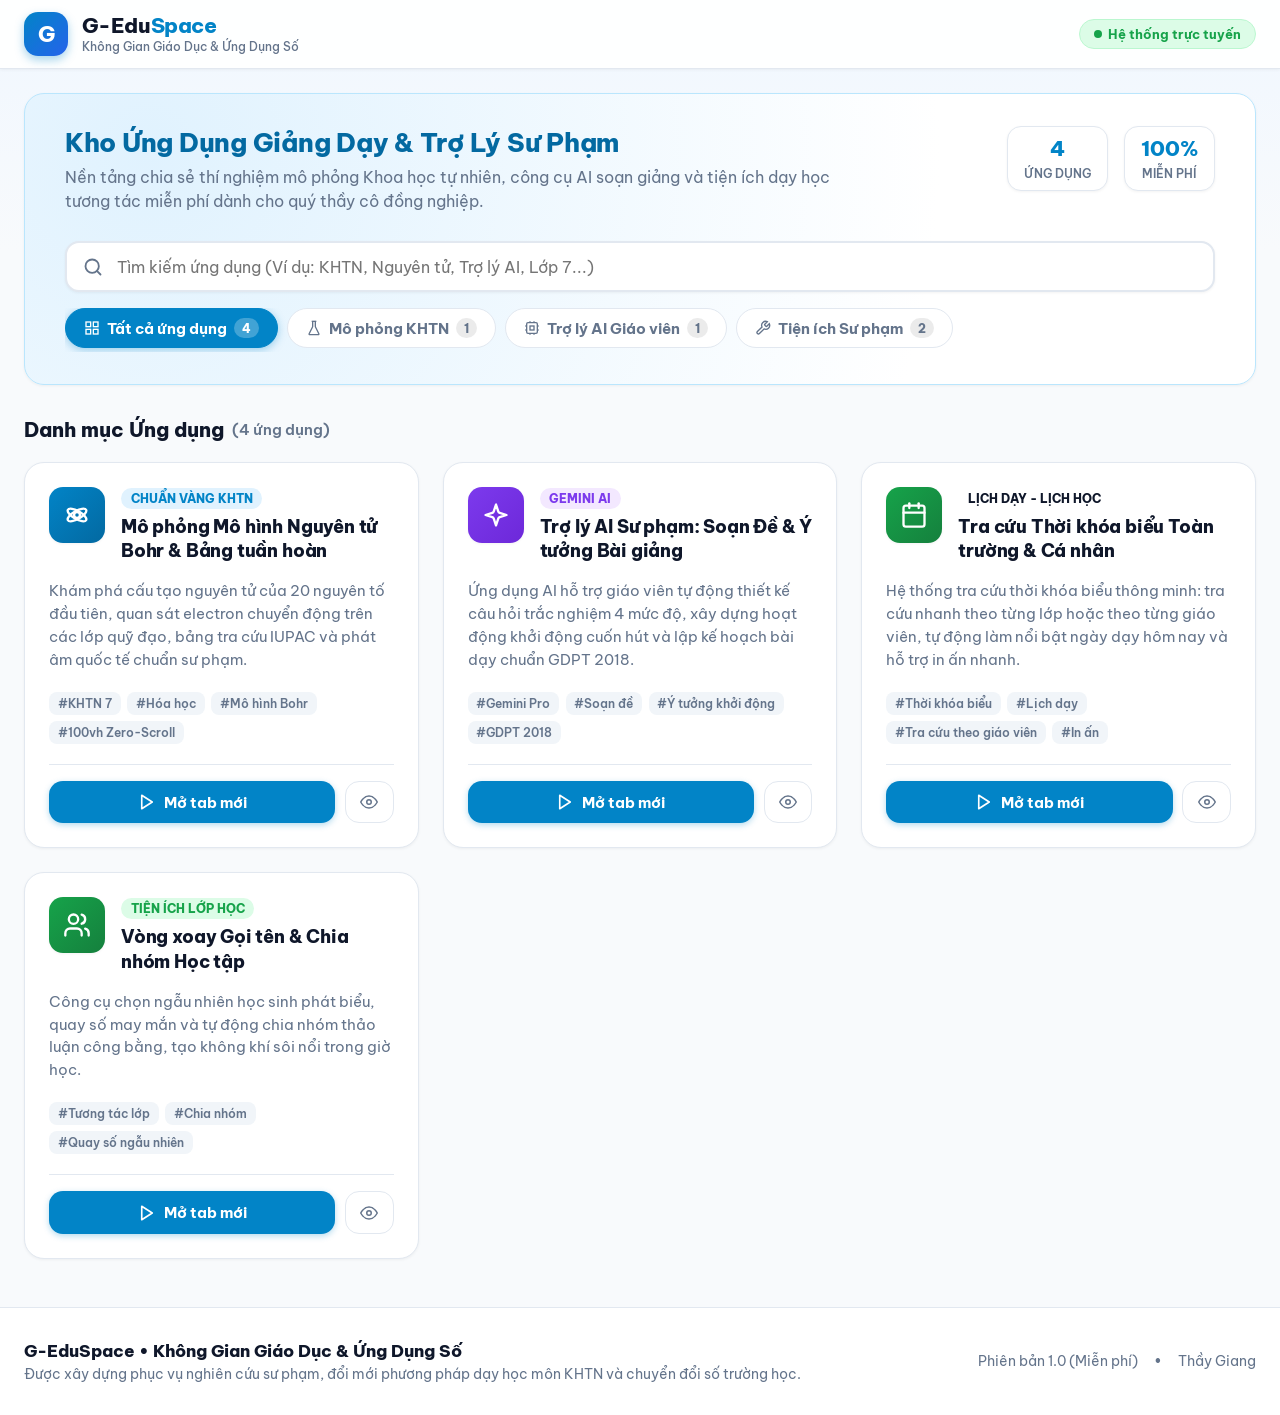
<file: index.html>
<!DOCTYPE html>
<html lang="vi">
<head>
  <meta charset="UTF-8">
  <meta name="viewport" content="width=device-width, initial-scale=1.0">
  <title>G-EduSpace • Không Gian Giáo Dục & Ứng Dụng Số</title>
  <meta name="description" content="Cổng học liệu số, mô phỏng thí nghiệm KHTN và công cụ trợ lý AI dành cho giáo viên">
  <!-- Google Fonts: Be Vietnam Pro -->
  <link rel="preconnect" href="https://fonts.googleapis.com">
  <link rel="preconnect" href="https://fonts.gstatic.com" crossorigin>
  <link href="https://fonts.googleapis.com/css2?family=Be+Vietnam+Pro:wght@400;500;600;700;800;900&display=swap" rel="stylesheet">
  <link rel="stylesheet" href="css/style.css">
</head>
<body>

  <!-- =======================================================================
       HEADER / THANH ĐIỀU HƯỚNG ĐỈNH
       ======================================================================= -->
  <header class="site-header">
    <div class="header-container">
      <a href="index.html" class="brand-wrapper">
        <div class="brand-logo-icon">G</div>
        <div class="brand-text">
          <h1>G-Edu<span>Space</span></h1>
          <div class="brand-subtitle">Không Gian Giáo Dục & Ứng Dụng Số</div>
        </div>
      </a>

      <div class="header-actions">
        <div class="header-badge">
          <span class="pulse-dot"></span>
          <span>Hệ thống trực tuyến</span>
        </div>
      </div>
    </div>
  </header>

  <!-- =======================================================================
       HERO BANNER & KHUNG TÌM KIẾM
       ======================================================================= -->
  <section class="hero-section">
    <div class="hero-card">
      <div class="hero-card-header">
        <div>
          <h2>Kho Ứng Dụng Giảng Dạy & Trợ Lý Sư Phạm</h2>
          <p>Nền tảng chia sẻ thí nghiệm mô phỏng Khoa học tự nhiên, công cụ AI soạn giảng và tiện ích dạy học tương tác miễn phí dành cho quý thầy cô đồng nghiệp.</p>
        </div>
        <div class="hero-stats">
          <div class="stat-item">
            <span class="stat-number" id="totalAppsCount">3</span>
            <span class="stat-label">Ứng dụng</span>
          </div>
          <div class="stat-item">
            <span class="stat-number">100%</span>
            <span class="stat-label">Miễn phí</span>
          </div>
        </div>
      </div>

      <!-- Khung tìm kiếm & Danh mục -->
      <div class="search-filter-bar">
        <div class="search-box-wrapper">
          <svg class="search-icon" width="20" height="20" viewBox="0 0 24 24" fill="none" stroke="currentColor" stroke-width="2.2" stroke-linecap="round" stroke-linejoin="round">
            <circle cx="11" cy="11" r="8"></circle>
            <line x1="21" y1="21" x2="16.65" y2="16.65"></line>
          </svg>
          <input 
            type="text" 
            id="searchInput" 
            class="search-input" 
            placeholder="Tìm kiếm ứng dụng (Ví dụ: KHTN, Nguyên tử, Trợ lý AI, Lớp 7...)"
            autocomplete="off"
          >
        </div>

        <!-- Tab danh mục phân loại -->
        <div class="category-tabs" id="categoryTabs">
          <!-- Render tự động bởi js/app.js -->
        </div>
      </div>
    </div>
  </section>

  <!-- =======================================================================
       LƯỚI HIỂN THỊ DANH SÁCH ỨNG DỤNG
       ======================================================================= -->
  <main class="main-content">
    <div class="section-title-wrap">
      <h2 class="section-title">
        <span>Danh mục Ứng dụng</span>
        <span id="filteredCount" style="font-size: 0.95rem; font-weight: 600; color: var(--text-muted);">(3 ứng dụng)</span>
      </h2>
    </div>

    <!-- Lưới ứng dụng -->
    <div class="apps-grid" id="appsGrid">
      <!-- Được render tự động từ js/app.js -->
    </div>
  </main>

  <!-- =======================================================================
       MODAL XEM TRỰC TIẾP ỨNG DỤNG (INLINE VIEWER)
       ======================================================================= -->
  <div class="app-modal" id="appModal">
    <div class="modal-container">
      <div class="modal-header">
        <div class="modal-title-wrap">
          <svg width="20" height="20" viewBox="0 0 24 24" fill="none" stroke="var(--primary)" stroke-width="2.2">
            <rect x="2" y="3" width="20" height="14" rx="2" ry="2"></rect>
            <line x1="8" y1="21" x2="16" y2="21"></line>
            <line x1="12" y1="17" x2="12" y2="21"></line>
          </svg>
          <span class="modal-title" id="modalTitle">Tên ứng dụng</span>
        </div>
        <div class="modal-actions">
          <button class="modal-action-btn" id="btnFullscreen" title="Xem toàn màn hình">
            <svg width="15" height="15" viewBox="0 0 24 24" fill="none" stroke="currentColor" stroke-width="2"><path d="M8 3H5a2 2 0 0 0-2 2v3m18 0V5a2 2 0 0 0-2-2h-3m0 18h3a2 2 0 0 0 2-2v-3M3 16v3a2 2 0 0 0 2 2h3"></path></svg>
            Toàn màn hình
          </button>
          <a href="#" class="modal-action-btn" id="btnOpenNewTab" target="_blank" rel="noopener" title="Mở trang trong tab mới">
            <svg width="15" height="15" viewBox="0 0 24 24" fill="none" stroke="currentColor" stroke-width="2"><path d="M18 13v6a2 2 0 0 1-2 2H5a2 2 0 0 1-2-2V8a2 2 0 0 1 2-2h6"></path><polyline points="15 3 21 3 21 9"></polyline><line x1="10" y1="14" x2="21" y2="3"></line></svg>
            Tab mới
          </a>
          <button class="modal-action-btn btn-close-modal" id="btnCloseModal" title="Đóng cửa sổ">
            ✕ Đóng
          </button>
        </div>
      </div>
      <div class="modal-iframe-wrapper">
        <iframe id="modalIframe" class="modal-iframe" src="about:blank" allow="fullscreen; microphone; speaker"></iframe>
      </div>
    </div>
  </div>

  <!-- =======================================================================
       FOOTER / CHÂN TRANG
       ======================================================================= -->
  <footer class="site-footer">
    <div class="footer-container">
      <div class="footer-left">
        <div class="footer-brand">G-EduSpace • Không Gian Giáo Dục & Ứng Dụng Số</div>
        <div class="footer-desc">Được xây dựng phục vụ nghiên cứu sư phạm, đổi mới phương pháp dạy học môn KHTN và chuyển đổi số trường học.</div>
      </div>
      <div class="footer-right">
        <span>Phiên bản 1.0 (Miễn phí)</span>
        <span>•</span>
        <span>Thầy Giang</span>
      </div>
    </div>
  </footer>

  <!-- Scripts -->
  <script src="js/apps-data.js"></script>
  <script src="js/app.js"></script>
</body>
</html>
</file>
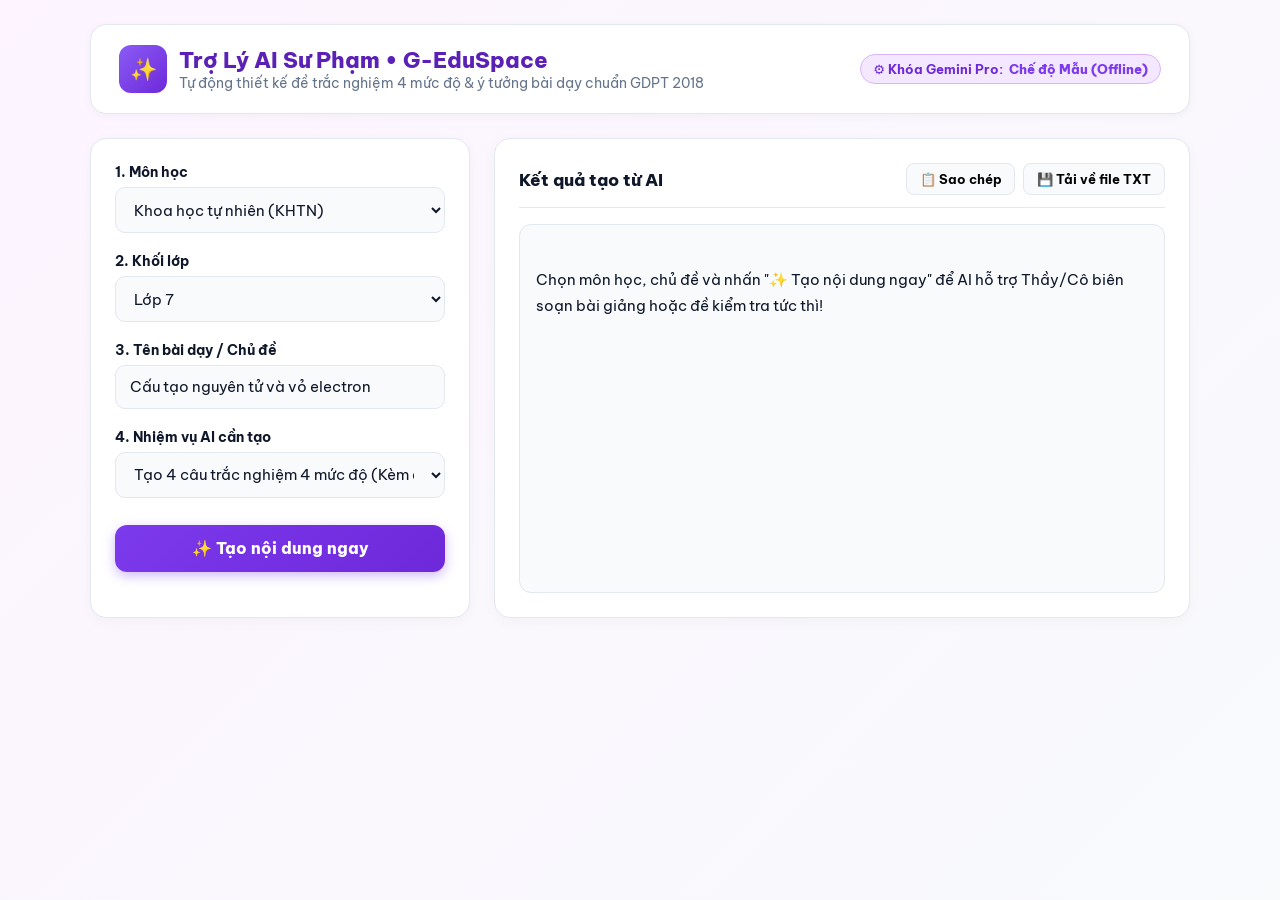
<file: apps/ai-tro-ly-giao-vien/index.html>
<!DOCTYPE html>
<html lang="vi">
<head>
  <meta charset="UTF-8">
  <meta name="viewport" content="width=device-width, initial-scale=1.0">
  <title>Trợ lý AI Sư Phạm • G-EduSpace</title>
  <link rel="preconnect" href="https://fonts.googleapis.com">
  <link rel="preconnect" href="https://fonts.gstatic.com" crossorigin>
  <link href="https://fonts.googleapis.com/css2?family=Be+Vietnam+Pro:wght@400;500;600;700;800;900&display=swap" rel="stylesheet">
  <style>
    :root {
      --primary: #7c3aed;
      --primary-hover: #6d28d9;
      --primary-light: #f3e8ff;
      --success: #16a34a;
      --border-color: #e2e8f0;
      --bg-surface: #ffffff;
      --text-main: #0f172a;
      --text-muted: #64748b;
      --font-family: 'Be Vietnam Pro', system-ui, sans-serif;
    }

    * { box-sizing: border-box; margin: 0; padding: 0; }
    body {
      font-family: var(--font-family);
      background: linear-gradient(135deg, #fdf4ff 0%, #f8fafc 100%);
      color: var(--text-main);
      min-height: 100vh;
      padding: 1.5rem;
      display: flex;
      flex-direction: column;
      align-items: center;
    }

    .container {
      width: 100%;
      max-width: 1100px;
      display: flex;
      flex-direction: column;
      gap: 1.5rem;
    }

    /* HEADER */
    .ai-header {
      background: white;
      border: 1px solid var(--border-color);
      border-radius: 16px;
      padding: 1.25rem 1.75rem;
      display: flex;
      justify-content: space-between;
      align-items: center;
      box-shadow: 0 2px 10px rgba(0,0,0,0.04);
      flex-wrap: wrap;
      gap: 1rem;
    }

    .ai-brand {
      display: flex;
      align-items: center;
      gap: 12px;
    }

    .ai-logo {
      width: 48px;
      height: 48px;
      background: linear-gradient(135deg, #8b5cf6 0%, #6d28d9 100%);
      border-radius: 12px;
      display: flex;
      align-items: center;
      justify-content: center;
      color: white;
      font-size: 22px;
    }

    .ai-titles h1 {
      font-size: 1.35rem;
      font-weight: 800;
      color: #5b21b6;
    }
    .ai-titles p {
      font-size: 0.85rem;
      color: var(--text-muted);
    }

    .api-status-badge {
      display: inline-flex;
      align-items: center;
      gap: 6px;
      background: #f3e8ff;
      color: #6d28d9;
      padding: 6px 12px;
      border-radius: 9999px;
      font-size: 0.82rem;
      font-weight: 700;
      cursor: pointer;
      border: 1px solid #d8b4fe;
    }

    /* MAIN WORKSPACE: 2 COLUMNS */
    .workspace {
      display: grid;
      grid-template-columns: 380px 1fr;
      gap: 1.5rem;
    }

    @media (max-width: 860px) {
      .workspace { grid-template-columns: 1fr; }
    }

    /* FORM PANEL */
    .form-panel {
      background: white;
      border: 1px solid var(--border-color);
      border-radius: 16px;
      padding: 1.5rem;
      box-shadow: 0 4px 15px rgba(0,0,0,0.03);
      display: flex;
      flex-direction: column;
      gap: 1.2rem;
    }

    .form-group {
      display: flex;
      flex-direction: column;
      gap: 0.4rem;
    }

    .form-label {
      font-size: 0.88rem;
      font-weight: 700;
      color: var(--text-main);
    }

    .form-select, .form-input {
      padding: 0.7rem 0.9rem;
      border: 1.5px solid var(--border-color);
      border-radius: 10px;
      font-family: inherit;
      font-size: 0.92rem;
      background: #f8fafc;
      color: var(--text-main);
      transition: all 0.2s;
    }

    .form-select:focus, .form-input:focus {
      outline: none;
      border-color: var(--primary);
      background: white;
      box-shadow: 0 0 0 3px var(--primary-light);
    }

    .btn-generate {
      background: linear-gradient(135deg, #7c3aed 0%, #6d28d9 100%);
      color: white;
      border: none;
      padding: 0.85rem 1.25rem;
      border-radius: 12px;
      font-size: 1rem;
      font-weight: 800;
      font-family: inherit;
      cursor: pointer;
      box-shadow: 0 4px 12px rgba(124, 58, 237, 0.35);
      transition: all 0.2s;
      display: flex;
      align-items: center;
      justify-content: center;
      gap: 8px;
      margin-top: 0.5rem;
    }

    .btn-generate:hover {
      transform: translateY(-2px);
      box-shadow: 0 6px 16px rgba(124, 58, 237, 0.45);
    }

    /* OUTPUT PANEL */
    .output-panel {
      background: white;
      border: 1px solid var(--border-color);
      border-radius: 16px;
      padding: 1.5rem;
      box-shadow: 0 4px 15px rgba(0,0,0,0.03);
      display: flex;
      flex-direction: column;
      min-height: 480px;
    }

    .output-header {
      display: flex;
      justify-content: space-between;
      align-items: center;
      padding-bottom: 0.75rem;
      border-bottom: 1px solid var(--border-color);
      margin-bottom: 1rem;
    }

    .output-title {
      font-size: 1.05rem;
      font-weight: 800;
      color: var(--text-main);
    }

    .output-actions {
      display: flex;
      gap: 8px;
    }

    .btn-tool {
      background: #f8fafc;
      border: 1px solid var(--border-color);
      padding: 0.45rem 0.8rem;
      border-radius: 8px;
      font-size: 0.82rem;
      font-weight: 700;
      cursor: pointer;
      font-family: inherit;
      display: inline-flex;
      align-items: center;
      gap: 5px;
      transition: all 0.15s;
    }

    .btn-tool:hover {
      background: #e2e8f0;
    }

    .output-content {
      flex: 1;
      padding: 1rem;
      background: #f8fafc;
      border-radius: 12px;
      border: 1px solid var(--border-color);
      font-size: 0.95rem;
      line-height: 1.7;
      white-space: pre-wrap;
      overflow-y: auto;
      max-height: 600px;
    }

    /* MODAL API CONFIG */
    .config-modal {
      display: none;
      position: fixed;
      inset: 0;
      background: rgba(15, 23, 42, 0.6);
      backdrop-filter: blur(4px);
      align-items: center;
      justify-content: center;
      padding: 20px;
      z-index: 50;
    }
    .config-modal.active { display: flex; }
    .config-content {
      background: white;
      width: 100%;
      max-width: 500px;
      border-radius: 16px;
      padding: 1.5rem;
      box-shadow: 0 20px 25px -5px rgba(0,0,0,0.2);
    }
  </style>
</head>
<body>

  <div class="container">
    <!-- HEADER -->
    <header class="ai-header">
      <div class="ai-brand">
        <div class="ai-logo">✨</div>
        <div class="ai-titles">
          <h1>Trợ Lý AI Sư Phạm • G-EduSpace</h1>
          <p>Tự động thiết kế đề trắc nghiệm 4 mức độ & ý tưởng bài dạy chuẩn GDPT 2018</p>
        </div>
      </div>
      <div class="api-status-badge" id="btnOpenConfig">
        <span>⚙️ Khóa Gemini Pro:</span>
        <span id="apiKeyStatus" style="font-weight: 800;">Chế độ Mẫu (Offline)</span>
      </div>
    </header>

    <!-- WORKSPACE -->
    <main class="workspace">
      <!-- CỘT TRÁI: THIẾT LẬP YÊU CẦU -->
      <section class="form-panel">
        <div class="form-group">
          <label class="form-label">1. Môn học</label>
          <select class="form-select" id="selSubject">
            <option value="Khoa học tự nhiên">Khoa học tự nhiên (KHTN)</option>
            <option value="Toán học">Toán học</option>
            <option value="Tin học">Tin học</option>
            <option value="Vật lý">Vật lý</option>
            <option value="Hóa học">Hóa học</option>
            <option value="Sinh học">Sinh học</option>
          </select>
        </div>

        <div class="form-group">
          <label class="form-label">2. Khối lớp</label>
          <select class="form-select" id="selGrade">
            <option value="Lớp 7">Lớp 7</option>
            <option value="Lớp 6">Lớp 6</option>
            <option value="Lớp 8">Lớp 8</option>
            <option value="Lớp 9">Lớp 9</option>
          </select>
        </div>

        <div class="form-group">
          <label class="form-label">3. Tên bài dạy / Chủ đề</label>
          <input type="text" class="form-input" id="inpTopic" value="Cấu tạo nguyên tử và vỏ electron" placeholder="Ví dụ: Tốc độ chuyển động, Ánh sáng...">
        </div>

        <div class="form-group">
          <label class="form-label">4. Nhiệm vụ AI cần tạo</label>
          <select class="form-select" id="selTask">
            <option value="quiz">Tạo 4 câu trắc nghiệm 4 mức độ (Kèm đáp án & giải thích)</option>
            <option value="warmup">Thiết kế Hoạt động Khởi động (Trò chơi ngắn)</option>
            <option value="questions">Bộ câu hỏi phát vấn gợi mở tư duy</option>
          </select>
        </div>

        <button class="btn-generate" id="btnGenerate">
          <span>✨ Tạo nội dung ngay</span>
        </button>
      </section>

      <!-- CỘT PHẢI: KẾT QUẢ SINH TỰ ĐỘNG -->
      <section class="output-panel">
        <div class="output-header">
          <h2 class="output-title">Kết quả tạo từ AI</h2>
          <div class="output-actions">
            <button class="btn-tool" id="btnCopy">📋 Sao chép</button>
            <button class="btn-tool" id="btnDownload">💾 Tải về file TXT</button>
          </div>
        </div>
        <div class="output-content" id="outputContent">
Chọn môn học, chủ đề và nhấn "✨ Tạo nội dung ngay" để AI hỗ trợ Thầy/Cô biên soạn bài giảng hoặc đề kiểm tra tức thì!
        </div>
      </section>
    </main>
  </div>

  <!-- MODAL CẤU HÌNH API KEY (TÙY CHỌN CHO GEMINI PRO) -->
  <div class="config-modal" id="configModal">
    <div class="config-content">
      <h3 style="font-size: 1.15rem; font-weight: 800; margin-bottom: 0.75rem;">Cấu hình Khóa Gemini Pro API</h3>
      <p style="font-size: 0.85rem; color: var(--text-muted); margin-bottom: 1rem; line-height: 1.5;">
        Thầy có thể dán khóa API Gemini Pro từ Google AI Studio vào đây để AI sinh dữ liệu thời gian thực. Khóa được lưu an toàn trực tiếp trên trình duyệt của Thầy và không gửi ra ngoài.
      </p>
      <div class="form-group" style="margin-bottom: 1rem;">
        <label class="form-label">Khóa Gemini API Key (Bắt đầu bằng AIza...):</label>
        <input type="password" class="form-input" id="inpApiKey" placeholder="Dán mã khóa API tại đây...">
      </div>
      <div style="display: flex; justify-content: flex-end; gap: 8px;">
        <button class="btn-tool" onclick="closeConfig()">Hủy</button>
        <button class="btn-generate" style="margin: 0; padding: 0.5rem 1rem;" onclick="saveApiKey()">Lưu cấu hình</button>
      </div>
    </div>
  </div>

  <script>
    const outputContent = document.getElementById('outputContent');
    const apiKeyStatus = document.getElementById('apiKeyStatus');
    const inpApiKey = document.getElementById('inpApiKey');
    const configModal = document.getElementById('configModal');

    // Kiểm tra API Key đã lưu
    function checkSavedKey() {
      const saved = localStorage.getItem('gemini_api_key');
      if (saved && saved.trim().length > 10) {
        apiKeyStatus.textContent = 'Đã kết nối Gemini Pro ✅';
        apiKeyStatus.style.color = '#16a34a';
        inpApiKey.value = saved;
      } else {
        apiKeyStatus.textContent = 'Chế độ Mẫu (Offline)';
        apiKeyStatus.style.color = '#7c3aed';
      }
    }
    checkSavedKey();

    document.getElementById('btnOpenConfig').addEventListener('click', () => {
      configModal.classList.add('active');
    });
    function closeConfig() {
      configModal.classList.remove('active');
    }
    function saveApiKey() {
      const key = inpApiKey.value.trim();
      if (key) {
        localStorage.setItem('gemini_api_key', key);
      } else {
        localStorage.removeItem('gemini_api_key');
      }
      checkSavedKey();
      closeConfig();
    }

    // MẪU DỮ LIỆU SƯ PHẠM CHUẨN KHI CHẠY OFFLINE
    function getOfflineSmartTemplate(subject, grade, topic, task) {
      if (task === 'quiz') {
        return `ĐỀ TRẮC NGHIỆM ĐÁNH GIÁ 4 MỨC ĐỘ
Môn: ${subject} • ${grade}
Chủ đề: ${topic}
Chuẩn thiết kế: Chương trình GDPT 2018

--------------------------------------------------------------
CÂU 1 (MỨC ĐỘ 1: NHẬN BIẾT)
Hạt nào sau đây mang điện tích âm trong cấu tạo nguyên tử?
A. Proton.
B. Neutron.
C. Electron.
D. Hạt nhân.
👉 Đáp án đúng: C
💡 Hướng dẫn giải: Trong nguyên tử, proton mang điện tích dương (+), electron mang điện tích âm (-), còn neutron không mang điện.

--------------------------------------------------------------
CÂU 2 (MỨC ĐỘ 2: THÔNG HIỂU)
Một nguyên tử có 8 hạt proton trong hạt nhân. Số hạt electron ở lớp vỏ của nguyên tử này là bao nhiêu?
A. 4.
B. 8.
C. 16.
D. 2.
👉 Đáp án đúng: B
💡 Hướng dẫn giải: Do nguyên tử luôn trung hòa về điện nên tổng số proton trong hạt nhân luôn bằng tổng số electron ở lớp vỏ (p = e = 8).

--------------------------------------------------------------
CÂU 3 (MỨC ĐỘ 3: VẬN DỤNG)
Nguyên tử Sodium (Na) có số hiệu nguyên tử Z = 11. Sự phân bố electron trên các lớp (từ trong ra ngoài) của nguyên tử Sodium là:
A. 2, 8, 1.
B. 2, 9.
C. 2, 8, 2.
D. 1, 8, 2.
👉 Đáp án đúng: A
💡 Hướng dẫn giải: Lớp thứ nhất chứa tối đa 2 electron, lớp thứ hai chứa tối đa 8 electron. Với 11 electron, nguyên tử Na sẽ có 2 electron ở lớp 1, 8 electron ở lớp 2, và 1 electron ở lớp 3 ngoài cùng.

--------------------------------------------------------------
CÂU 4 (MỨC ĐỘ 4: VẬN DỤNG CAO)
Tổng số hạt cơ bản (proton, neutron, electron) trong một nguyên tử X là 40 hạt. Trong đó, số hạt mang điện nhiều hơn số hạt không mang điện là 12 hạt. Nguyên tử X là nguyên tố nào?
A. Carbon (C).
B. Magnesium (Mg).
C. Aluminium (Al).
D. Calcium (Ca).
👉 Đáp án đúng: C (Aluminium)
💡 Hướng dẫn giải: 
- Gọi p, e, n lần lượt là số hạt proton, electron và neutron. Ta có p = e.
- Tổng số hạt: 2p + n = 40 (1)
- Số hạt mang điện nhiều hơn không mang điện: 2p - n = 12 (2)
- Cộng (1) và (2) => 4p = 52 => p = 13 (Aluminium - Nhôm).
`;
      } else if (task === 'warmup') {
        return `KẾ HOẠCH HOẠT ĐỘNG KHỞI ĐỘNG (WARM-UP)
Môn: ${subject} • ${grade}
Bài dạy: ${topic}
Thời lượng: 5 - 7 phút

1. MỤC TIÊU HOẠT ĐỘNG:
- Kích thích trí tò mò của học sinh về thế giới vi mô của nguyên tử.
- Tạo cầu nối tự nhiên từ kiến thức thực tế vào bài học mới.

2. HÌNH THỨC: TRÒ CHƠI "BỨC TRANH BÍ MẬT"
- Chuẩn bị: Chiếu lên màn hình TV 55" hình ảnh một quả bóng đá khổng lồ đặt giữa sân vận động và một vài hạt bụi li ti bay trên khán đài.
- Câu hỏi tình huống dẫn dắt:
  "Nếu sân vận động khổng lồ này tượng trưng cho toàn bộ kích thước của một nguyên tử, thì theo các em, hạt nhân của nó sẽ to cỡ nào?"
- Giáo viên cho học sinh giơ tay dự đoán (Quả bóng? Hạt đậu? Hay cái ghế?).
- Giáo viên chốt mở bài: Hạt nhân thực chất chỉ bé như một quả bóng tennis đặt ở vòng tròn giữa sân, còn phần vỏ electron là toàn bộ không gian mênh mông còn lại! Vậy cấu tạo cụ thể bên trong nguyên tử kỳ diệu ra sao? Chúng ta cùng khám phá bài học hôm nay!
`;
      } else {
        return `GỢI Ý HỆ THỐNG CÂU HỎI PHÁT VẤN TƯ DUY
Môn: ${subject} • ${grade} • Chủ đề: ${topic}

1. Câu hỏi tái hiện (Nhận biết):
- Nguyên tử được cấu tạo từ những loại hạt cơ bản nào?
- Hạt nào nằm ở hạt nhân và hạt nào nằm ở vỏ nguyên tử?

2. Câu hỏi phân tích (Thông hiểu):
- Vì sao nguyên tử lại trung hòa về mặt điện tích dù bên trong chứa các hạt mang điện?
- Dựa vào đâu để người ta xác định được khối lượng của một nguyên tử tập trung chủ yếu ở hạt nhân?

3. Câu hỏi so sánh & vận dụng:
- So sánh sự khác nhau về điện tích và khối lượng giữa hạt proton và electron.
- Nếu một nguyên tử bị mất đi 1 electron ở lớp ngoài cùng thì phần còn lại sẽ mang điện tích gì? Vì sao?
`;
      }
    }

    // XỬ LÝ NÚT TẠO NỘI DUNG
    document.getElementById('btnGenerate').addEventListener('click', async () => {
      const subject = document.getElementById('selSubject').value;
      const grade = document.getElementById('selGrade').value;
      const topic = document.getElementById('inpTopic').value.trim() || 'Bài học';
      const task = document.getElementById('selTask').value;
      const savedKey = localStorage.getItem('gemini_api_key');

      outputContent.textContent = '⏳ Trí tuệ nhân tạo đang phân tích chuẩn GDPT 2018 và soạn thảo nội dung... Vui lòng đợi trong giây lát...';

      // Nếu có API Key Gemini -> Gọi Gemini API thật
      if (savedKey && savedKey.trim().length > 10) {
        try {
          const prompt = `Bạn là chuyên gia sư phạm Việt Nam. Hãy soạn thảo nội dung giáo dục sau đây theo chuẩn chương trình GDPT 2018:
Môn học: ${subject}
Khối lớp: ${grade}
Chủ đề bài dạy: ${topic}
Yêu cầu: ${task === 'quiz' ? 'Soạn 4 câu trắc nghiệm 4 mức độ (Nhận biết, Thông hiểu, Vận dụng, Vận dụng cao) có 4 phương án A B C D, chỉ rõ đáp án đúng và lời giải sư phạm chi tiết' : (task === 'warmup' ? 'Thiết kế 1 hoạt động khởi động sinh động 5 phút kèm câu hỏi dẫn dắt' : 'Bộ câu hỏi phát vấn gợi mở tư duy cho học sinh')}.
Hãy trình bày ngắn gọn, sư phạm, chuẩn xác, không dùng từ ngữ rườm rà.`;

          const response = await fetch(`https://generativelanguage.googleapis.com/v1beta/models/gemini-1.5-flash:generateContent?key=${savedKey}`, {
            method: 'POST',
            headers: { 'Content-Type': 'application/json' },
            body: JSON.stringify({
              contents: [{ parts: [{ text: prompt }] }]
            })
          });

          const data = await response.json();
          if (data.candidates && data.candidates[0].content.parts[0].text) {
            outputContent.textContent = data.candidates[0].content.parts[0].text;
            return;
          }
        } catch (err) {
          console.warn('Lỗi gọi Gemini API trực tiếp, chuyển về chế độ mẫu:', err);
        }
      }

      // Giả lập hiệu ứng sinh bài trong 600ms
      setTimeout(() => {
        outputContent.textContent = getOfflineSmartTemplate(subject, grade, topic, task);
      }, 500);
    });

    // SAO CHÉP KẾT QUẢ
    document.getElementById('btnCopy').addEventListener('click', () => {
      const text = outputContent.textContent;
      navigator.clipboard.writeText(text).then(() => {
        const btn = document.getElementById('btnCopy');
        btn.textContent = '✅ Đã sao chép!';
        setTimeout(() => btn.textContent = '📋 Sao chép', 2000);
      });
    });

    // TẢI FILE TXT
    document.getElementById('btnDownload').addEventListener('click', () => {
      const text = outputContent.textContent;
      const blob = new Blob([text], { type: 'text/plain;charset=utf-8' });
      const a = document.createElement('a');
      a.href = URL.createObjectURL(blob);
      a.download = `G-EduSpace_${document.getElementById('inpTopic').value || 'TaiLieu'}.txt`;
      a.click();
    });
  </script>
</body>
</html>
</file>
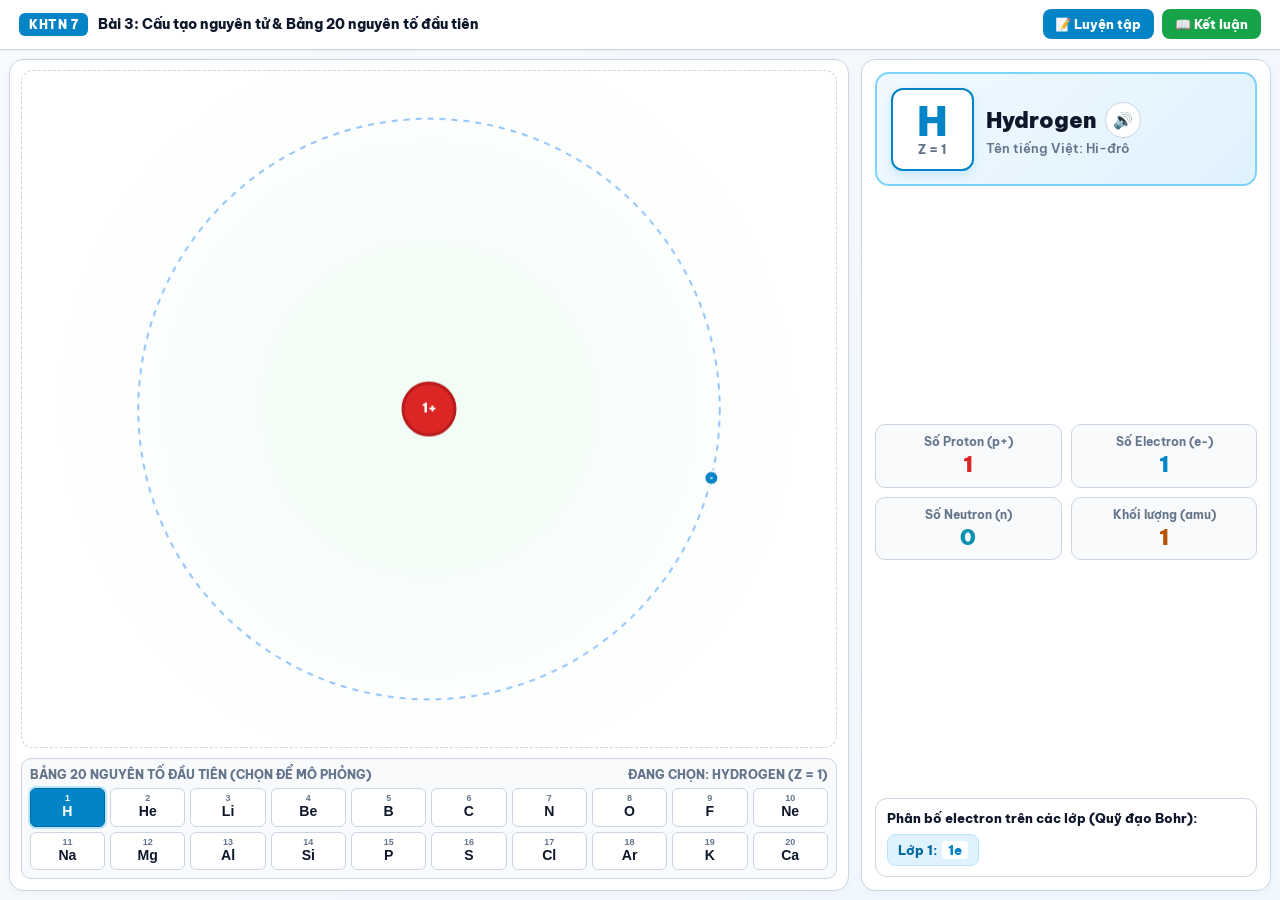
<file: apps/khtn-bohr-atom/index.html>
<!DOCTYPE html>
<html lang="vi">
<head>
  <meta charset="UTF-8">
  <meta name="viewport" content="width=device-width, initial-scale=1.0">
  <title>Mô phỏng Mô hình Nguyên tử Bohr & Bảng 20 Nguyên tố • KHTN 7</title>
  <link rel="preconnect" href="https://fonts.googleapis.com">
  <link rel="preconnect" href="https://fonts.gstatic.com" crossorigin>
  <link href="https://fonts.googleapis.com/css2?family=Be+Vietnam+Pro:wght@400;500;600;700;800;900&display=swap" rel="stylesheet">
  <style>
    /* ==========================================================================
       QUY CHUẨN VÀNG: 100VH ZERO-SCROLL & EDUCATIONAL BRIGHT THEME
       ========================================================================== */
    :root {
      --primary: #0284c7;
      --primary-hover: #0369a1;
      --primary-light: #e0f2fe;
      --success: #16a34a;
      --success-light: #dcfce7;
      --danger: #dc2626;
      --danger-light: #fee2e2;
      --amber: #b45309;
      --amber-light: #fef3c7;
      --text-main: #0f172a;
      --text-muted: #64748b;
      --border-color: #cbd5e1;
      --bg-surface: #ffffff;
      --font-family: 'Be Vietnam Pro', system-ui, -apple-system, Segoe UI, sans-serif;
    }

    * { box-sizing: border-box; margin: 0; padding: 0; }

    html, body {
      width: 100vw;
      height: 100vh;
      overflow: hidden; /* Cấm tuyệt đối thanh cuộn ngoài 100vh */
      font-family: var(--font-family);
      background: linear-gradient(135deg, #f8fafc 0%, #f0f7ff 100%);
      color: var(--text-main);
    }

    .app-shell {
      display: flex;
      flex-direction: column;
      width: 100vw;
      height: 100vh;
      overflow: hidden;
    }

    /* TOP BAR CHUẨN MỚI */
    .top-bar {
      height: clamp(46px, 5.5vh, 54px);
      background: #ffffff;
      border-bottom: 1px solid var(--border-color);
      display: flex;
      justify-content: space-between;
      align-items: center;
      padding: 0 clamp(12px, 1.5vw, 24px);
      box-shadow: 0 1px 3px rgba(0,0,0,0.05);
      flex-shrink: 0;
    }

    .top-bar-left {
      display: flex;
      align-items: center;
      gap: 10px;
    }

    .badge-khtn {
      background: var(--primary);
      color: #ffffff;
      font-weight: 900;
      font-size: clamp(12px, 0.9vw, 14px);
      padding: 4px 10px;
      border-radius: 6px;
      letter-spacing: 0.5px;
    }

    .lesson-title {
      font-size: clamp(14px, 1.1vw, 17px);
      font-weight: 800;
      color: var(--text-main);
    }

    .top-bar-right {
      display: flex;
      align-items: center;
      gap: 8px;
    }

    .btn-top {
      display: inline-flex;
      align-items: center;
      gap: 6px;
      padding: clamp(6px, 0.8vh, 8px) clamp(12px, 1vw, 16px);
      border-radius: 8px;
      font-family: inherit;
      font-size: clamp(13px, 0.9vw, 15px);
      font-weight: 800;
      border: none;
      cursor: pointer;
      color: #ffffff;
      transition: transform 0.15s, opacity 0.15s;
    }
    .btn-top:hover { transform: translateY(-1px); opacity: 0.95; }
    .btn-practice { background: var(--primary); }
    .btn-summary { background: var(--success); }

    /* KHUNG MÀN HÌNH 2 CỘT */
    .stage-container {
      display: flex;
      flex: 1;
      height: calc(100vh - clamp(46px, 5.5vh, 54px));
      overflow: hidden;
      padding: clamp(8px, 1vh, 14px);
      gap: clamp(8px, 1vw, 14px);
    }

    /* CỘT TRÁI: SÂN KHẤU MÔ HÌNH BOHR & BẢNG 20 NGUYÊN TỐ */
    .stage-left {
      flex: 1;
      background: #ffffff;
      border: 1px solid var(--border-color);
      border-radius: 14px;
      padding: clamp(10px, 1.2vh, 16px);
      display: flex;
      flex-direction: column;
      justify-content: space-between;
      overflow: hidden;
      box-shadow: 0 2px 8px rgba(0,0,0,0.03);
    }

    .bohr-canvas-wrapper {
      flex: 1;
      display: flex;
      align-items: center;
      justify-content: center;
      position: relative;
      background: radial-gradient(circle, #f0fdf4 0%, #ffffff 70%);
      border-radius: 12px;
      border: 1px dashed #cbd5e1;
      overflow: hidden;
      min-height: 220px;
    }

    #bohrCanvas {
      width: 100%;
      height: 100%;
      display: block;
    }

    /* BẢNG CHỌN 20 NGUYÊN TỐ */
    .elements-tray {
      margin-top: 10px;
      background: #f8fafc;
      border: 1px solid var(--border-color);
      border-radius: 10px;
      padding: 8px;
    }

    .tray-header {
      font-size: clamp(12px, 0.85vw, 13.5px);
      font-weight: 800;
      color: var(--text-muted);
      text-transform: uppercase;
      margin-bottom: 6px;
      display: flex;
      justify-content: space-between;
    }

    .elements-grid {
      display: grid;
      grid-template-columns: repeat(10, 1fr);
      gap: 5px;
    }

    .el-btn {
      background: #ffffff;
      border: 1.5px solid var(--border-color);
      border-radius: 6px;
      padding: clamp(4px, 0.6vh, 7px) 2px;
      text-align: center;
      cursor: pointer;
      transition: all 0.15s ease;
      display: flex;
      flex-direction: column;
      align-items: center;
      justify-content: center;
    }
    .el-btn:hover {
      border-color: var(--primary);
      transform: scale(1.05);
      background: var(--primary-light);
    }
    .el-btn.active {
      background: var(--primary);
      border-color: #0369a1;
      box-shadow: 0 0 0 2px #bae6fd;
    }
    .el-btn.active .el-z,
    .el-btn.active .el-symbol {
      color: #ffffff;
    }
    .el-z {
      font-size: clamp(9px, 0.65vw, 11px);
      font-weight: 700;
      color: var(--text-muted);
      line-height: 1;
    }
    .el-symbol {
      font-size: clamp(14px, 1.1vw, 18px);
      font-weight: 900;
      color: var(--text-main);
      line-height: 1.2;
    }

    /* CỘT PHẢI: BẢNG DỮ LIỆU ĐỐI CHIẾU & THÔNG SỐ VÀNG */
    .stage-right {
      width: clamp(380px, 32vw, 460px);
      background: #ffffff;
      border: 1px solid var(--border-color);
      border-radius: 14px;
      padding: clamp(12px, 1.4vh, 18px);
      display: flex;
      flex-direction: column;
      justify-content: space-between;
      box-shadow: 0 2px 8px rgba(0,0,0,0.03);
    }

    /* THẺ HERO NGUYÊN TỐ */
    .hero-element-card {
      background: linear-gradient(135deg, #f0f9ff 0%, #e0f2fe 100%);
      border: 2px solid #7dd3fc;
      border-radius: 14px;
      padding: clamp(12px, 1.5vh, 16px);
      display: flex;
      align-items: center;
      justify-content: space-between;
      gap: 12px;
    }

    .hero-symbol-box {
      width: clamp(80px, 6.5vw, 96px);
      height: clamp(80px, 6.5vw, 96px);
      background: #ffffff;
      border: 2px solid var(--primary);
      border-radius: 12px;
      display: flex;
      flex-direction: column;
      align-items: center;
      justify-content: center;
      box-shadow: 0 4px 10px rgba(2, 132, 199, 0.15);
      flex-shrink: 0;
    }
    .hero-symbol {
      font-size: clamp(40px, 3.2vw, 52px);
      font-weight: 900;
      color: var(--primary);
      line-height: 1;
    }
    .hero-z {
      font-size: clamp(12px, 0.85vw, 14px);
      font-weight: 800;
      color: var(--text-muted);
    }

    .hero-meta {
      flex: 1;
    }
    .hero-name-iupac-wrap {
      display: flex;
      align-items: center;
      gap: 8px;
    }
    .hero-name-iupac {
      font-size: clamp(22px, 1.6vw, 28px);
      font-weight: 900;
      color: var(--text-main);
      line-height: 1.2;
    }
    .btn-speaker-iupac {
      background: #ffffff;
      border: 1.5px solid var(--border-color);
      border-radius: 50%;
      width: 36px;
      height: 36px;
      display: inline-flex;
      align-items: center;
      justify-content: center;
      cursor: pointer;
      font-size: 16px;
      transition: all 0.2s;
    }
    .btn-speaker-iupac:hover { background: var(--primary-light); border-color: var(--primary); }
    .btn-speaker-iupac.speaking { animation: pulseSpeaker 0.6s infinite alternate; }

    @keyframes pulseSpeaker {
      from { transform: scale(1); background: #bae6fd; }
      to { transform: scale(1.15); background: #38bdf8; color: white; }
    }

    .hero-subname {
      font-size: clamp(13px, 0.95vw, 15px);
      font-weight: 600;
      color: var(--text-muted);
      margin-top: 2px;
    }

    /* KHUNG THÔNG SỐ HẠT BẢN CHẤT */
    .specs-grid {
      display: grid;
      grid-template-columns: 1fr 1fr;
      gap: clamp(8px, 1vh, 12px);
      margin: clamp(10px, 1.2vh, 14px) 0;
    }
    .spec-card {
      background: #f8fafc;
      border: 1px solid var(--border-color);
      border-radius: 10px;
      padding: clamp(8px, 1vh, 12px);
      text-align: center;
    }
    .spec-label {
      font-size: clamp(12px, 0.8vw, 13px);
      font-weight: 700;
      color: var(--text-muted);
    }
    .spec-value {
      font-size: clamp(22px, 1.6vw, 28px);
      font-weight: 900;
      line-height: 1.2;
      margin-top: 2px;
    }
    .val-proton { color: var(--danger); }
    .val-electron { color: var(--primary); }
    .val-neutron { color: #0891b2; }
    .val-amu { color: var(--amber); }

    /* CẤU HÌNH ELECTRON THEO LỚP */
    .shells-panel {
      background: #ffffff;
      border: 1px solid var(--border-color);
      border-radius: 12px;
      padding: clamp(10px, 1.2vh, 14px);
    }
    .shells-header {
      font-size: clamp(13px, 0.9vw, 14.5px);
      font-weight: 800;
      color: var(--text-main);
      margin-bottom: 8px;
    }
    .shells-chips {
      display: flex;
      gap: 6px;
      flex-wrap: wrap;
    }
    .shell-chip {
      background: var(--primary-light);
      border: 1px solid #bae6fd;
      color: var(--primary-hover);
      padding: 6px 10px;
      border-radius: 8px;
      font-size: clamp(13px, 0.9vw, 15px);
      font-weight: 800;
      display: flex;
      align-items: center;
      gap: 4px;
    }
    .shell-num {
      background: #ffffff;
      border-radius: 4px;
      padding: 1px 6px;
      font-weight: 900;
      color: var(--primary);
    }

    /* MODAL POPUPS */
    .khtn-modal {
      display: none;
      position: fixed;
      inset: 0;
      background: rgba(15, 23, 42, 0.6);
      backdrop-filter: blur(4px);
      z-index: 200;
      align-items: center;
      justify-content: center;
      padding: 20px;
    }
    .khtn-modal.active { display: flex; }
    .khtn-modal-content {
      background: #ffffff;
      width: 90vw;
      max-width: 680px;
      border-radius: 16px;
      padding: 24px;
      border: 1px solid var(--border-color);
      box-shadow: 0 20px 25px -5px rgba(0, 0, 0, 0.2);
    }
    .khtn-modal-title {
      font-size: clamp(18px, 1.4vw, 22px);
      font-weight: 900;
      margin-bottom: 14px;
      display: flex;
      justify-content: space-between;
      align-items: center;
    }
    .btn-close-popup {
      background: none;
      border: none;
      font-size: 20px;
      cursor: pointer;
      color: var(--text-muted);
    }
    .quiz-options {
      display: flex;
      flex-direction: column;
      gap: 10px;
      margin-top: 14px;
    }
    .quiz-opt-btn {
      background: #f8fafc;
      border: 2px solid var(--border-color);
      border-radius: 10px;
      padding: 12px 16px;
      font-size: clamp(15px, 1vw, 17px);
      font-weight: 800;
      font-family: inherit;
      text-align: left;
      cursor: pointer;
      transition: all 0.15s;
    }
    .quiz-opt-btn:hover { background: var(--primary-light); border-color: var(--primary); }
    .quiz-opt-btn.correct { background: var(--success-light); border-color: var(--success); color: var(--success); }
    .quiz-opt-btn.wrong { background: var(--danger-light); border-color: var(--danger); color: var(--danger); }
  </style>
</head>
<body>

  <div class="app-shell">
    <!-- TOP BAR CHUẨN THẦY GIANG -->
    <header class="top-bar">
      <div class="top-bar-left">
        <span class="badge-khtn">KHTN 7</span>
        <h1 class="lesson-title">Bài 3: Cấu tạo nguyên tử & Bảng 20 nguyên tố đầu tiên</h1>
      </div>
      <div class="top-bar-right">
        <button class="btn-top btn-practice" id="btnOpenPractice">📝 Luyện tập</button>
        <button class="btn-top btn-summary" id="btnOpenSummary">📖 Kết luận</button>
      </div>
    </header>

    <!-- SÂN KHẤU 2 CỘT -->
    <div class="stage-container">
      <!-- CỘT TRÁI: CANVAS BOHR & KHAY NGUYÊN TỐ -->
      <section class="stage-left">
        <div class="bohr-canvas-wrapper">
          <canvas id="bohrCanvas"></canvas>
        </div>

        <div class="elements-tray">
          <div class="tray-header">
            <span>BẢNG 20 NGUYÊN TỐ ĐẦU TIÊN (CHỌN ĐỂ MÔ PHỎNG)</span>
            <span id="currentSelectionText">Đang chọn: Hydrogen (Z = 1)</span>
          </div>
          <div class="elements-grid" id="elementsGrid">
            <!-- Render tự động 20 nguyên tố -->
          </div>
        </div>
      </section>

      <!-- CỘT PHẢI: THÔNG SỐ VÀNG & CẤU HÌNH ELECTRON -->
      <aside class="stage-right">
        <div class="hero-element-card">
          <div class="hero-symbol-box">
            <span class="hero-symbol" id="heroSymbol">H</span>
            <span class="hero-z" id="heroZ">Z = 1</span>
          </div>
          <div class="hero-meta">
            <div class="hero-name-iupac-wrap">
              <span class="hero-name-iupac" id="heroNameIupac">Hydrogen</span>
              <button class="btn-speaker-iupac" id="btnSpeak" title="Nghe phát âm chuẩn quốc tế IUPAC">🔊</button>
            </div>
            <div class="hero-subname" id="heroSubname">Tên tiếng Việt: Hi-đrô</div>
          </div>
        </div>

        <div class="specs-grid">
          <div class="spec-card">
            <div class="spec-label">Số Proton (p+)</div>
            <div class="spec-value val-proton" id="specProton">1</div>
          </div>
          <div class="spec-card">
            <div class="spec-label">Số Electron (e-)</div>
            <div class="spec-value val-electron" id="specElectron">1</div>
          </div>
          <div class="spec-card">
            <div class="spec-label">Số Neutron (n)</div>
            <div class="spec-value val-neutron" id="specNeutron">0</div>
          </div>
          <div class="spec-card">
            <div class="spec-label">Khối lượng (amu)</div>
            <div class="spec-value val-amu" id="specAmu">1</div>
          </div>
        </div>

        <div class="shells-panel">
          <div class="shells-header">Phân bố electron trên các lớp (Quỹ đạo Bohr):</div>
          <div class="shells-chips" id="shellsChips">
            <!-- Chips phân bố electron -->
          </div>
        </div>
      </aside>
    </div>
  </div>

  <!-- MODAL LUYỆN TẬP -->
  <div class="khtn-modal" id="modalPractice">
    <div class="khtn-modal-content">
      <div class="khtn-modal-title">
        <span>📝 Câu hỏi tương tác nhanh</span>
        <button class="btn-close-popup" onclick="closeModals()">✕</button>
      </div>
      <p style="font-size: 17px; font-weight: 700;" id="quizQuestion">
        Nguyên tử Carbon (Z = 6) có bao nhiêu electron ở lớp ngoài cùng?
      </p>
      <div class="quiz-options" id="quizOptions">
        <button class="quiz-opt-btn" onclick="checkAnswer(this, false)">A. 2 electron</button>
        <button class="quiz-opt-btn" onclick="checkAnswer(this, true)">B. 4 electron</button>
        <button class="quiz-opt-btn" onclick="checkAnswer(this, false)">C. 6 electron</button>
        <button class="quiz-opt-btn" onclick="checkAnswer(this, false)">D. 8 electron</button>
      </div>
      <div id="quizFeedback" style="margin-top: 12px; font-weight: 800; font-size: 15px;"></div>
    </div>
  </div>

  <!-- MODAL KẾT LUẬN -->
  <div class="khtn-modal" id="modalSummary">
    <div class="khtn-modal-content">
      <div class="khtn-modal-title">
        <span>📖 Kết luận cốt lõi ghi vở</span>
        <button class="btn-close-popup" onclick="closeModals()">✕</button>
      </div>
      <ul style="font-size: 16px; line-height: 1.8; font-weight: 600; padding-left: 20px;">
        <li>Nguyên tử có cấu tạo gồm: <b>Hạt nhân</b> mang điện tích dương và <b>vỏ nguyên tử</b> chứa các electron mang điện tích âm.</li>
        <li>Trong mọi nguyên tử trung hòa về điện: <b>Số proton = Số electron = Z</b>.</li>
        <li>Các electron chuyển động quanh hạt nhân và sắp xếp thành từng <b>lớp electron</b> (Lớp 1 tối đa 2e, lớp 2 tối đa 8e, lớp 3 tối đa 8e/18e).</li>
      </ul>
    </div>
  </div>

  <script>
    /* DỮ LIỆU 20 NGUYÊN TỐ ĐẦU TIÊN CHUẨN SGK KHTN 7 */
    const ELEMENTS = [
      { z: 1, symbol: "H", name: "Hydrogen", vn: "Hi-đrô", mass: 1, p: 1, e: 1, n: 0, shells: [1] },
      { z: 2, symbol: "He", name: "Helium", vn: "Hê-li", mass: 4, p: 2, e: 2, n: 2, shells: [2] },
      { z: 3, symbol: "Li", name: "Lithium", vn: "Li-ti", mass: 7, p: 3, e: 3, n: 4, shells: [2, 1] },
      { z: 4, symbol: "Be", name: "Beryllium", vn: "Bê-ri", mass: 9, p: 4, e: 4, n: 5, shells: [2, 2] },
      { z: 5, symbol: "B", name: "Boron", vn: "Bo", mass: 11, p: 5, e: 5, n: 6, shells: [2, 3] },
      { z: 6, symbol: "C", name: "Carbon", vn: "Cac-bon", mass: 12, p: 6, e: 6, n: 6, shells: [2, 4] },
      { z: 7, symbol: "N", name: "Nitrogen", vn: "Ni-tơ", mass: 14, p: 7, e: 7, n: 7, shells: [2, 5] },
      { z: 8, symbol: "O", name: "Oxygen", vn: "Ô-xi", mass: 16, p: 8, e: 8, n: 8, shells: [2, 6] },
      { z: 9, symbol: "F", name: "Fluorine", vn: "Flo", mass: 19, p: 9, e: 9, n: 10, shells: [2, 7] },
      { z: 10, symbol: "Ne", name: "Neon", vn: "Nê-on", mass: 20, p: 10, e: 10, n: 10, shells: [2, 8] },
      { z: 11, symbol: "Na", name: "Sodium", vn: "Na-tri", mass: 23, p: 11, e: 11, n: 12, shells: [2, 8, 1] },
      { z: 12, symbol: "Mg", name: "Magnesium", vn: "Ma-nhê", mass: 24, p: 12, e: 12, n: 12, shells: [2, 8, 2] },
      { z: 13, symbol: "Al", name: "Aluminium", vn: "Nhôm", mass: 27, p: 13, e: 13, n: 14, shells: [2, 8, 3] },
      { z: 14, symbol: "Si", name: "Silicon", vn: "Si-líc", mass: 28, p: 14, e: 14, n: 14, shells: [2, 8, 4] },
      { z: 15, symbol: "P", name: "Phosphorus", vn: "Phốt-pho", mass: 31, p: 15, e: 15, n: 16, shells: [2, 8, 5] },
      { z: 16, symbol: "S", name: "Sulfur", vn: "Lưu huỳnh", mass: 32, p: 16, e: 16, n: 16, shells: [2, 8, 6] },
      { z: 17, symbol: "Cl", name: "Chlorine", vn: "Clo", mass: 35.5, p: 17, e: 17, n: 18, shells: [2, 8, 7] },
      { z: 18, symbol: "Ar", name: "Argon", vn: "Ac-gon", mass: 40, p: 18, e: 18, n: 22, shells: [2, 8, 8] },
      { z: 19, symbol: "K", name: "Potassium", vn: "Ka-li", mass: 39, p: 19, e: 19, n: 20, shells: [2, 8, 8, 1] },
      { z: 20, symbol: "Ca", name: "Calcium", vn: "Can-xi", mass: 40, p: 20, e: 20, n: 20, shells: [2, 8, 8, 2] }
    ];

    let currentEl = ELEMENTS[0];

    // WEB AUDIO API NỘI TUYẾN 100% OFFLINE
    let audioCtx = null;
    function getAudioContext() {
      if (!audioCtx) {
        const AudioContextClass = window.AudioContext || window.webkitAudioContext;
        if (AudioContextClass) audioCtx = new AudioContextClass();
      }
      if (audioCtx && audioCtx.state === 'suspended') audioCtx.resume();
      return audioCtx;
    }
    function playAudioTing() {
      try {
        const ctx = getAudioContext();
        if (!ctx) return;
        const now = ctx.currentTime;
        const osc = ctx.createOscillator();
        const gain = ctx.createGain();
        osc.type = 'sine';
        osc.frequency.setValueAtTime(987.77, now);
        gain.gain.setValueAtTime(0.25, now);
        gain.gain.exponentialRampToValueAtTime(0.0001, now + 0.18);
        osc.connect(gain);
        gain.connect(ctx.destination);
        osc.start(now);
        osc.stop(now + 0.18);
      } catch (e) {}
    }
    function playAudioBeep() {
      try {
        const ctx = getAudioContext();
        if (!ctx) return;
        const now = ctx.currentTime;
        const osc = ctx.createOscillator();
        const filter = ctx.createBiquadFilter();
        const gain = ctx.createGain();
        osc.type = 'sawtooth';
        osc.frequency.setValueAtTime(140, now);
        filter.type = 'lowpass';
        filter.frequency.setValueAtTime(850, now);
        gain.gain.setValueAtTime(0.001, now);
        gain.gain.linearRampToValueAtTime(0.20, now + 0.015);
        gain.gain.setValueAtTime(0.20, now + 0.135);
        gain.gain.exponentialRampToValueAtTime(0.0001, now + 0.19);
        osc.connect(filter);
        filter.connect(gain);
        gain.connect(ctx.destination);
        osc.start(now);
        osc.stop(now + 0.19);
      } catch (e) {}
    }

    // WEB SPEECH API PHÁT ÂM IUPAC
    function speakName(name) {
      if (!('speechSynthesis' in window)) return;
      window.speechSynthesis.cancel();
      const u = new SpeechSynthesisUtterance(name);
      u.lang = 'en-US';
      u.rate = 0.88;
      const btn = document.getElementById('btnSpeak');
      btn.classList.add('speaking');
      u.onend = () => btn.classList.remove('speaking');
      u.onerror = () => btn.classList.remove('speaking');
      window.speechSynthesis.speak(u);
    }

    // RENDER LƯỚI 20 NGUYÊN TỐ
    const grid = document.getElementById('elementsGrid');
    ELEMENTS.forEach(el => {
      const b = document.createElement('button');
      b.className = `el-btn ${el.z === 1 ? 'active' : ''}`;
      b.id = `btn-el-${el.z}`;
      b.innerHTML = `<span class="el-z">${el.z}</span><span class="el-symbol">${el.symbol}</span>`;
      b.addEventListener('click', () => selectElement(el));
      grid.appendChild(b);
    });

    function selectElement(el) {
      currentEl = el;
      document.querySelectorAll('.el-btn').forEach(b => b.classList.remove('active'));
      const activeBtn = document.getElementById(`btn-el-${el.z}`);
      if (activeBtn) activeBtn.classList.add('active');

      document.getElementById('currentSelectionText').textContent = `Đang chọn: ${el.name} (Z = ${el.z})`;
      document.getElementById('heroSymbol').textContent = el.symbol;
      document.getElementById('heroZ').textContent = `Z = ${el.z}`;
      document.getElementById('heroNameIupac').textContent = el.name;
      document.getElementById('heroSubname').textContent = `Tên tiếng Việt: ${el.vn}`;

      document.getElementById('specProton').textContent = el.p;
      document.getElementById('specElectron').textContent = el.e;
      document.getElementById('specNeutron').textContent = el.n;
      document.getElementById('specAmu').textContent = el.mass;

      // Render shell chips
      const chips = document.getElementById('shellsChips');
      chips.innerHTML = el.shells.map((count, idx) => `
        <div class="shell-chip">
          <span>Lớp ${idx + 1}:</span>
          <span class="shell-num">${count}e</span>
        </div>
      `).join('');

      playAudioTing();
    }

    // CANVAS MÔ PHỎNG BOHR
    const canvas = document.getElementById('bohrCanvas');
    const ctx = canvas.getContext('2d');
    let angle = 0;

    function resizeCanvas() {
      canvas.width = canvas.parentElement.clientWidth;
      canvas.height = canvas.parentElement.clientHeight;
    }
    window.addEventListener('resize', resizeCanvas);
    resizeCanvas();

    function drawBohr() {
      ctx.clearRect(0, 0, canvas.width, canvas.height);
      const cx = canvas.width / 2;
      const cy = canvas.height / 2;
      const maxRadius = Math.min(cx, cy) * 0.85;

      // Vẽ hạt nhân
      ctx.beginPath();
      ctx.arc(cx, cy, 26, 0, Math.PI * 2);
      ctx.fillStyle = '#dc2626';
      ctx.fill();
      ctx.strokeStyle = '#b91c1c';
      ctx.lineWidth = 3;
      ctx.stroke();

      ctx.fillStyle = '#ffffff';
      ctx.font = '900 13px Be Vietnam Pro';
      ctx.textAlign = 'center';
      ctx.textBaseline = 'middle';
      ctx.fillText(`${currentEl.p}+`, cx, cy);

      // Vẽ từng quỹ đạo và electron
      const numShells = currentEl.shells.length;
      const stepRadius = (maxRadius - 35) / Math.max(numShells, 1);

      currentEl.shells.forEach((eCount, sIdx) => {
        const r = 38 + (sIdx + 1) * stepRadius;

        // Vòng tròn quỹ đạo
        ctx.beginPath();
        ctx.arc(cx, cy, r, 0, Math.PI * 2);
        ctx.strokeStyle = '#93c5fd';
        ctx.lineWidth = 2;
        ctx.setLineDash([6, 6]);
        ctx.stroke();
        ctx.setLineDash([]);

        // Vẽ các electron trên quỹ đạo
        const speed = (sIdx % 2 === 0 ? 1 : -1) * (0.012 - sIdx * 0.002);
        const currentAngle = angle * speed;

        for (let i = 0; i < eCount; i++) {
          const eAngle = currentAngle + (i * 2 * Math.PI / eCount);
          const ex = cx + r * Math.cos(eAngle);
          const ey = cy + r * Math.sin(eAngle);

          ctx.beginPath();
          ctx.arc(ex, ey, 7, 0, Math.PI * 2);
          ctx.fillStyle = '#0284c7';
          ctx.fill();
          ctx.strokeStyle = '#ffffff';
          ctx.lineWidth = 2;
          ctx.stroke();

          // Dấu trừ e-
          ctx.fillStyle = '#ffffff';
          ctx.font = '900 10px sans-serif';
          ctx.fillText('-', ex, ey - 0.5);
        }
      });

      angle += 1;
      requestAnimationFrame(drawBohr);
    }
    requestAnimationFrame(drawBohr);

    // XỬ LÝ NÚT PHÁT ÂM
    document.getElementById('btnSpeak').addEventListener('click', () => {
      speakName(currentEl.name);
    });

    // XỬ LÝ MODAL POPUP
    document.getElementById('btnOpenPractice').addEventListener('click', () => {
      document.getElementById('modalPractice').classList.add('active');
    });
    document.getElementById('btnOpenSummary').addEventListener('click', () => {
      document.getElementById('modalSummary').classList.add('active');
    });
    function closeModals() {
      document.querySelectorAll('.khtn-modal').forEach(m => m.classList.remove('active'));
    }

    function checkAnswer(btn, isCorrect) {
      const fb = document.getElementById('quizFeedback');
      if (isCorrect) {
        btn.classList.add('correct');
        playAudioTing();
        fb.style.color = '#16a34a';
        fb.textContent = '🎉 Chính xác! Carbon (Z = 6) có lớp 1 chứa 2e và lớp ngoài cùng (lớp 2) chứa 4e.';
      } else {
        btn.classList.add('wrong');
        playAudioBeep();
        fb.style.color = '#dc2626';
        fb.textContent = '❌ Chưa chính xác! Em hãy quan sát lại phân bố electron trên mô hình và chọn lại nhé.';
      }
    }

    // Khởi tạo ban đầu với Hydrogen
    selectElement(ELEMENTS[0]);
  </script>
</body>
</html>
</file>
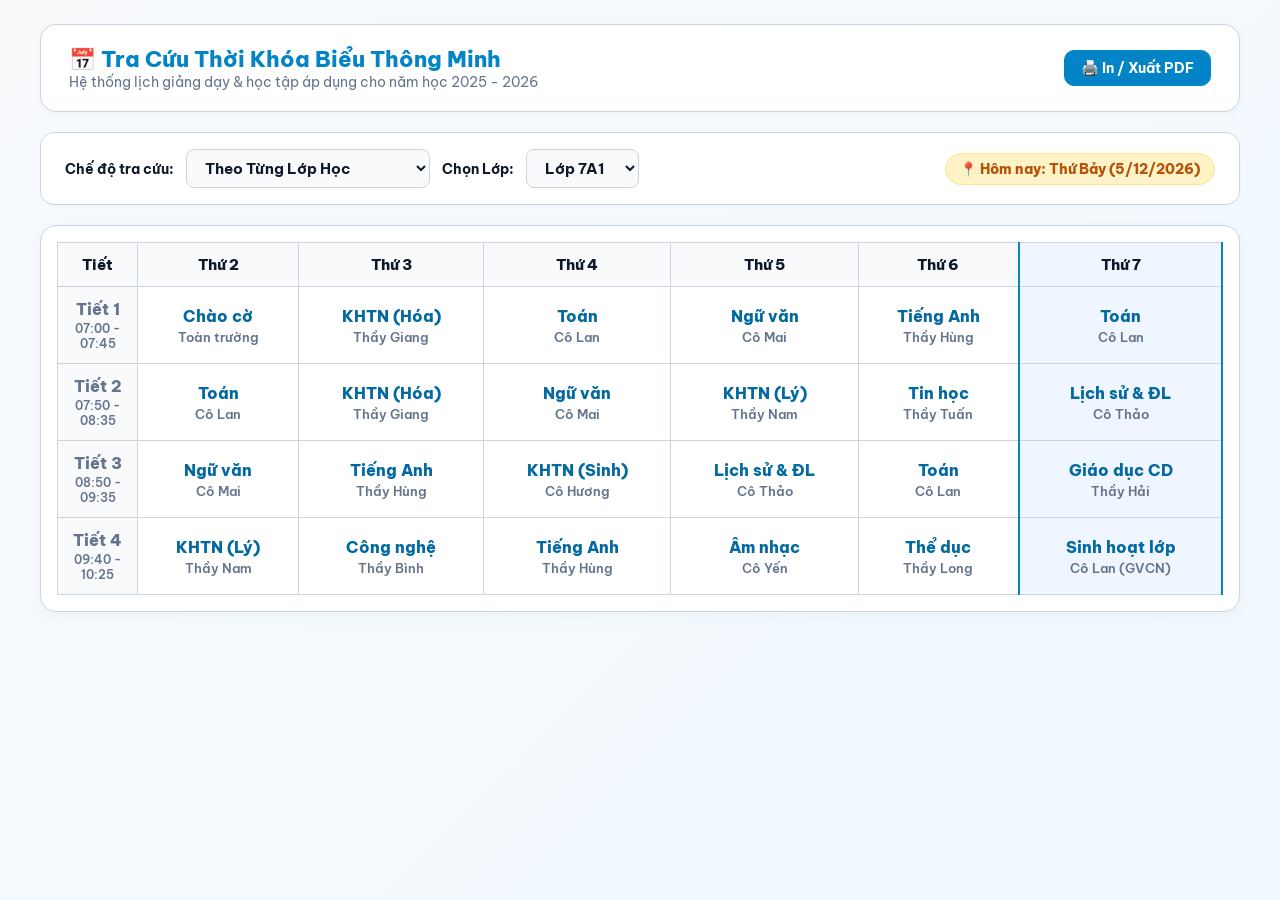
<file: apps/thoi-khoa-bieu/index.html>
<!DOCTYPE html>
<html lang="vi">
<head>
  <meta charset="UTF-8">
  <meta name="viewport" content="width=device-width, initial-scale=1.0">
  <title>Tra cứu Thời khóa biểu Thông minh • G-EduSpace</title>
  <link rel="preconnect" href="https://fonts.googleapis.com">
  <link rel="preconnect" href="https://fonts.gstatic.com" crossorigin>
  <link href="https://fonts.googleapis.com/css2?family=Be+Vietnam+Pro:wght@400;500;600;700;800;900&display=swap" rel="stylesheet">
  <style>
    :root {
      --primary: #0284c7;
      --primary-hover: #0369a1;
      --primary-light: #e0f2fe;
      --warning: #f59e0b;
      --warning-light: #fef3c7;
      --border-color: #cbd5e1;
      --bg-surface: #ffffff;
      --text-main: #0f172a;
      --text-muted: #64748b;
      --font-family: 'Be Vietnam Pro', system-ui, sans-serif;
    }

    * { box-sizing: border-box; margin: 0; padding: 0; }
    body {
      font-family: var(--font-family);
      background: linear-gradient(135deg, #f8fafc 0%, #f0f9ff 100%);
      color: var(--text-main);
      min-height: 100vh;
      padding: 1.5rem;
      display: flex;
      flex-direction: column;
      align-items: center;
    }

    .container {
      width: 100%;
      max-width: 1200px;
      display: flex;
      flex-direction: column;
      gap: 1.25rem;
    }

    /* HEADER */
    .header {
      background: white;
      border: 1px solid var(--border-color);
      border-radius: 16px;
      padding: 1.25rem 1.75rem;
      display: flex;
      justify-content: space-between;
      align-items: center;
      flex-wrap: wrap;
      gap: 1rem;
      box-shadow: 0 2px 8px rgba(0,0,0,0.03);
    }

    .header-title-wrap h1 {
      font-size: 1.35rem;
      font-weight: 800;
      color: var(--primary);
    }
    .header-title-wrap p {
      font-size: 0.85rem;
      color: var(--text-muted);
    }

    .header-actions {
      display: flex;
      align-items: center;
      gap: 10px;
    }

    .btn-action {
      background: #f8fafc;
      border: 1.5px solid var(--border-color);
      padding: 8px 16px;
      border-radius: 10px;
      font-family: inherit;
      font-size: 0.9rem;
      font-weight: 700;
      cursor: pointer;
      display: inline-flex;
      align-items: center;
      gap: 6px;
      transition: all 0.15s;
    }
    .btn-action:hover {
      background: var(--primary-light);
      border-color: var(--primary);
      color: var(--primary);
    }
    .btn-print {
      background: var(--primary);
      color: white;
      border-color: var(--primary);
    }
    .btn-print:hover {
      background: var(--primary-hover);
      color: white;
    }

    /* THANH ĐIỀU KHIỂN & LỌC */
    .control-card {
      background: white;
      border: 1px solid var(--border-color);
      border-radius: 14px;
      padding: 1rem 1.5rem;
      display: flex;
      justify-content: space-between;
      align-items: center;
      flex-wrap: wrap;
      gap: 1rem;
      box-shadow: 0 2px 6px rgba(0,0,0,0.02);
    }

    .filter-group {
      display: flex;
      align-items: center;
      gap: 12px;
      flex-wrap: wrap;
    }

    .filter-label {
      font-size: 0.9rem;
      font-weight: 700;
    }

    .filter-select {
      padding: 8px 14px;
      border: 1.5px solid var(--border-color);
      border-radius: 8px;
      font-family: inherit;
      font-size: 0.92rem;
      font-weight: 700;
      color: var(--text-main);
      background: #f8fafc;
      cursor: pointer;
    }
    .filter-select:focus {
      outline: none;
      border-color: var(--primary);
    }

    .today-pill {
      background: var(--warning-light);
      border: 1px solid #fde68a;
      color: #b45309;
      font-size: 0.85rem;
      font-weight: 800;
      padding: 6px 14px;
      border-radius: 9999px;
    }

    /* BẢNG THỜI KHÓA BIỂU */
    .table-card {
      background: white;
      border: 1px solid var(--border-color);
      border-radius: 16px;
      padding: 1rem;
      overflow-x: auto;
      box-shadow: 0 4px 15px rgba(0,0,0,0.04);
    }

    table.tkb-table {
      width: 100%;
      border-collapse: collapse;
      min-width: 800px;
    }

    table.tkb-table th, table.tkb-table td {
      border: 1px solid var(--border-color);
      padding: 12px 10px;
      text-align: center;
    }

    table.tkb-table th {
      background: #f8fafc;
      font-size: 0.95rem;
      font-weight: 800;
      color: var(--text-main);
    }

    table.tkb-table th.col-today,
    table.tkb-table td.col-today {
      background: #eff6ff;
      border-left: 2px solid var(--primary);
      border-right: 2px solid var(--primary);
    }

    .period-col {
      width: 80px;
      background: #f8fafc;
      font-weight: 800;
      color: var(--text-muted);
    }

    .time-slot {
      font-size: 0.75rem;
      font-weight: 600;
      color: var(--text-muted);
      display: block;
      margin-top: 2px;
    }

    .cell-subject {
      font-size: 1rem;
      font-weight: 800;
      color: #0369a1;
      display: block;
    }

    .cell-teacher {
      font-size: 0.8rem;
      font-weight: 600;
      color: var(--text-muted);
      display: block;
      margin-top: 3px;
    }

    .cell-empty {
      color: #cbd5e1;
      font-size: 1.1rem;
    }

    @media print {
      body { background: white; padding: 0; }
      .header-actions, .control-card { display: none; }
      .table-card { box-shadow: none; border: none; }
    }
  </style>
</head>
<body>

  <div class="container">
    <!-- HEADER -->
    <header class="header">
      <div class="header-title-wrap">
        <h1>📅 Tra Cứu Thời Khóa Biểu Thông Minh</h1>
        <p>Hệ thống lịch giảng dạy & học tập áp dụng cho năm học 2025 - 2026</p>
      </div>
      <div class="header-actions">
        <button class="btn-action btn-print" onclick="window.print()">🖨️ In / Xuất PDF</button>
      </div>
    </header>

    <!-- THANH ĐIỀU KHIỂN & BỘ LỌC -->
    <div class="control-card">
      <div class="filter-group">
        <span class="filter-label">Chế độ tra cứu:</span>
        <select class="filter-select" id="selMode" onchange="switchMode()">
          <option value="class">Theo Từng Lớp Học</option>
          <option value="teacher">Theo Giáo Viên Giảng Dạy</option>
        </select>

        <span class="filter-label" id="lblTarget">Chọn Lớp:</span>
        <select class="filter-select" id="selTarget" onchange="renderTimetable()">
          <!-- Tùy chọn sẽ đổi theo chế độ -->
        </select>
      </div>

      <div class="today-pill" id="todayText">
        📍 Hôm nay: Đang tải...
      </div>
    </div>

    <!-- BẢNG THỜI KHÓA BIỂU -->
    <div class="table-card">
      <table class="tkb-table" id="tkbTable">
        <thead>
          <tr>
            <th class="period-col">Tiết</th>
            <th id="th-2">Thứ 2</th>
            <th id="th-3">Thứ 3</th>
            <th id="th-4">Thứ 4</th>
            <th id="th-5">Thứ 5</th>
            <th id="th-6">Thứ 6</th>
            <th id="th-7">Thứ 7</th>
          </tr>
        </thead>
        <tbody id="tkbBody">
          <!-- Render tự động bởi JS -->
        </tbody>
      </table>
    </div>
  </div>

  <script>
    // DỮ LIỆU THỜI KHÓA BIỂU MẪU CHUẨN
    const SCHEDULE_DATA = {
      classes: {
        "7A1": [
          { p: 1, time: "07:00 - 07:45", d2: { s: "Chào cờ", t: "Toàn trường" }, d3: { s: "KHTN (Hóa)", t: "Thầy Giang" }, d4: { s: "Toán", t: "Cô Lan" }, d5: { s: "Ngữ văn", t: "Cô Mai" }, d6: { s: "Tiếng Anh", t: "Thầy Hùng" }, d7: { s: "Toán", t: "Cô Lan" } },
          { p: 2, time: "07:50 - 08:35", d2: { s: "Toán", t: "Cô Lan" }, d3: { s: "KHTN (Hóa)", t: "Thầy Giang" }, d4: { s: "Ngữ văn", t: "Cô Mai" }, d5: { s: "KHTN (Lý)", t: "Thầy Nam" }, d6: { s: "Tin học", t: "Thầy Tuấn" }, d7: { s: "Lịch sử & ĐL", t: "Cô Thảo" } },
          { p: 3, time: "08:50 - 09:35", d2: { s: "Ngữ văn", t: "Cô Mai" }, d3: { s: "Tiếng Anh", t: "Thầy Hùng" }, d4: { s: "KHTN (Sinh)", t: "Cô Hương" }, d5: { s: "Lịch sử & ĐL", t: "Cô Thảo" }, d6: { s: "Toán", t: "Cô Lan" }, d7: { s: "Giáo dục CD", t: "Thầy Hải" } },
          { p: 4, time: "09:40 - 10:25", d2: { s: "KHTN (Lý)", t: "Thầy Nam" }, d3: { s: "Công nghệ", t: "Thầy Bình" }, d4: { s: "Tiếng Anh", t: "Thầy Hùng" }, d5: { s: "Âm nhạc", t: "Cô Yến" }, d6: { s: "Thể dục", t: "Thầy Long" }, d7: { s: "Sinh hoạt lớp", t: "Cô Lan (GVCN)" } }
        ],
        "7A2": [
          { p: 1, time: "07:00 - 07:45", d2: { s: "Chào cờ", t: "Toàn trường" }, d3: { s: "Toán", t: "Cô Lan" }, d4: { s: "Ngữ văn", t: "Cô Mai" }, d5: { s: "KHTN (Hóa)", t: "Thầy Giang" }, d6: { s: "Toán", t: "Cô Lan" }, d7: { s: "Tiếng Anh", t: "Thầy Hùng" } },
          { p: 2, time: "07:50 - 08:35", d2: { s: "Tiếng Anh", t: "Thầy Hùng" }, d3: { s: "Ngữ văn", t: "Cô Mai" }, d4: { s: "Toán", t: "Cô Lan" }, d5: { s: "KHTN (Hóa)", t: "Thầy Giang" }, d6: { s: "Lịch sử & ĐL", t: "Cô Thảo" }, d7: { s: "Tin học", t: "Thầy Tuấn" } },
          { p: 3, time: "08:50 - 09:35", d2: { s: "KHTN (Sinh)", t: "Cô Hương" }, d3: { s: "Toán", t: "Cô Lan" }, d4: { s: "KHTN (Lý)", t: "Thầy Nam" }, d5: { s: "Tiếng Anh", t: "Thầy Hùng" }, d6: { s: "Giáo dục CD", t: "Thầy Hải" }, d7: { s: "Công nghệ", t: "Thầy Bình" } },
          { p: 4, time: "09:40 - 10:25", d2: { s: "Ngữ văn", t: "Cô Mai" }, d3: { s: "Thể dục", t: "Thầy Long" }, d4: { s: "Mĩ thuật", t: "Cô Nga" }, d5: { s: "Ngữ văn", t: "Cô Mai" }, d6: { s: "KHTN (Lý)", t: "Thầy Nam" }, d7: { s: "Sinh hoạt lớp", t: "Thầy Hùng (GVCN)" } }
        ]
      },
      teachers: {
        "Thầy Giang (KHTN - Hóa)": [
          { p: 1, time: "07:00 - 07:45", d2: null, d3: { s: "KHTN 7", t: "Lớp 7A1" }, d4: null, d5: { s: "KHTN 7", t: "Lớp 7A2" }, d6: null, d7: null },
          { p: 2, time: "07:50 - 08:35", d2: null, d3: { s: "KHTN 7", t: "Lớp 7A1" }, d4: null, d5: { s: "KHTN 7", t: "Lớp 7A2" }, d6: null, d7: null },
          { p: 3, time: "08:50 - 09:35", d2: { s: "KHTN 8", t: "Lớp 8A1" }, d3: null, d4: { s: "KHTN 8", t: "Lớp 8A2" }, d5: null, d6: { s: "KHTN 8", t: "Lớp 8A1" }, d7: null },
          { p: 4, time: "09:40 - 10:25", d2: { s: "KHTN 8", t: "Lớp 8A1" }, d3: null, d4: null, d5: null, d6: null, d7: null }
        ],
        "Cô Lan (Toán học)": [
          { p: 1, time: "07:00 - 07:45", d2: null, d3: { s: "Toán 7", t: "Lớp 7A2" }, d4: { s: "Toán 7", t: "Lớp 7A1" }, d5: null, d6: { s: "Toán 7", t: "Lớp 7A2" }, d7: { s: "Toán 7", t: "Lớp 7A1" } },
          { p: 2, time: "07:50 - 08:35", d2: { s: "Toán 7", t: "Lớp 7A1" }, d3: null, d4: { s: "Toán 7", t: "Lớp 7A2" }, d5: null, d6: null, d7: null },
          { p: 3, time: "08:50 - 09:35", d2: null, d3: { s: "Toán 7", t: "Lớp 7A2" }, d4: null, d5: null, d6: { s: "Toán 7", t: "Lớp 7A1" }, d7: null },
          { p: 4, time: "09:40 - 10:25", d2: null, d3: null, d4: null, d5: null, d6: null, d7: { s: "SHCN", t: "Lớp 7A1" } }
        ]
      }
    };

    // NHẬN DIỆN THỨ HIỆN TẠI ĐỂ HIGHLIGHT
    const now = new Date();
    const dayOfWeek = now.getDay(); // 0: CN, 1: T2, 2: T3 ... 6: T7
    const dayNames = ["Chủ nhật", "Thứ Hai", "Thứ Ba", "Thứ Tư", "Thứ Năm", "Thứ Sáu", "Thứ Bảy"];
    document.getElementById('todayText').textContent = `📍 Hôm nay: ${dayNames[dayOfWeek]} (${now.toLocaleDateString('vi-VN')})`;

    const todayDayIndex = dayOfWeek >= 1 && dayOfWeek <= 6 ? dayOfWeek + 1 : null;
    if (todayDayIndex) {
      const thToday = document.getElementById(`th-${todayDayIndex}`);
      if (thToday) thToday.classList.add('col-today');
    }

    function switchMode() {
      const mode = document.getElementById('selMode').value;
      const target = document.getElementById('selTarget');
      const label = document.getElementById('lblTarget');

      target.innerHTML = '';
      if (mode === 'class') {
        label.textContent = 'Chọn Lớp:';
        Object.keys(SCHEDULE_DATA.classes).forEach(cls => {
          target.innerHTML += `<option value="${cls}">Lớp ${cls}</option>`;
        });
      } else {
        label.textContent = 'Chọn Giáo viên:';
        Object.keys(SCHEDULE_DATA.teachers).forEach(tch => {
          target.innerHTML += `<option value="${tch}">${tch}</option>`;
        });
      }
      renderTimetable();
    }

    function renderTimetable() {
      const mode = document.getElementById('selMode').value;
      const targetVal = document.getElementById('selTarget').value;
      const tbody = document.getElementById('tkbBody');

      const data = mode === 'class' 
        ? SCHEDULE_DATA.classes[targetVal] 
        : SCHEDULE_DATA.teachers[targetVal];

      if (!data) return;

      tbody.innerHTML = data.map(row => {
        return `
          <tr>
            <td class="period-col">
              Tiết ${row.p}
              <span class="time-slot">${row.time}</span>
            </td>
            ${renderCell(row.d2, 2)}
            ${renderCell(row.d3, 3)}
            ${renderCell(row.d4, 4)}
            ${renderCell(row.d5, 5)}
            ${renderCell(row.d6, 6)}
            ${renderCell(row.d7, 7)}
          </tr>
        `;
      }).join('');
    }

    function renderCell(slot, dayIdx) {
      const isToday = todayDayIndex === dayIdx ? 'col-today' : '';
      if (!slot) {
        return `<td class="${isToday}"><span class="cell-empty">-</span></td>`;
      }
      return `
        <td class="${isToday}">
          <span class="cell-subject">${slot.s}</span>
          <span class="cell-teacher">${slot.t}</span>
        </td>
      `;
    }

    // Khởi chạy
    switchMode();
  </script>
</body>
</html>
</file>
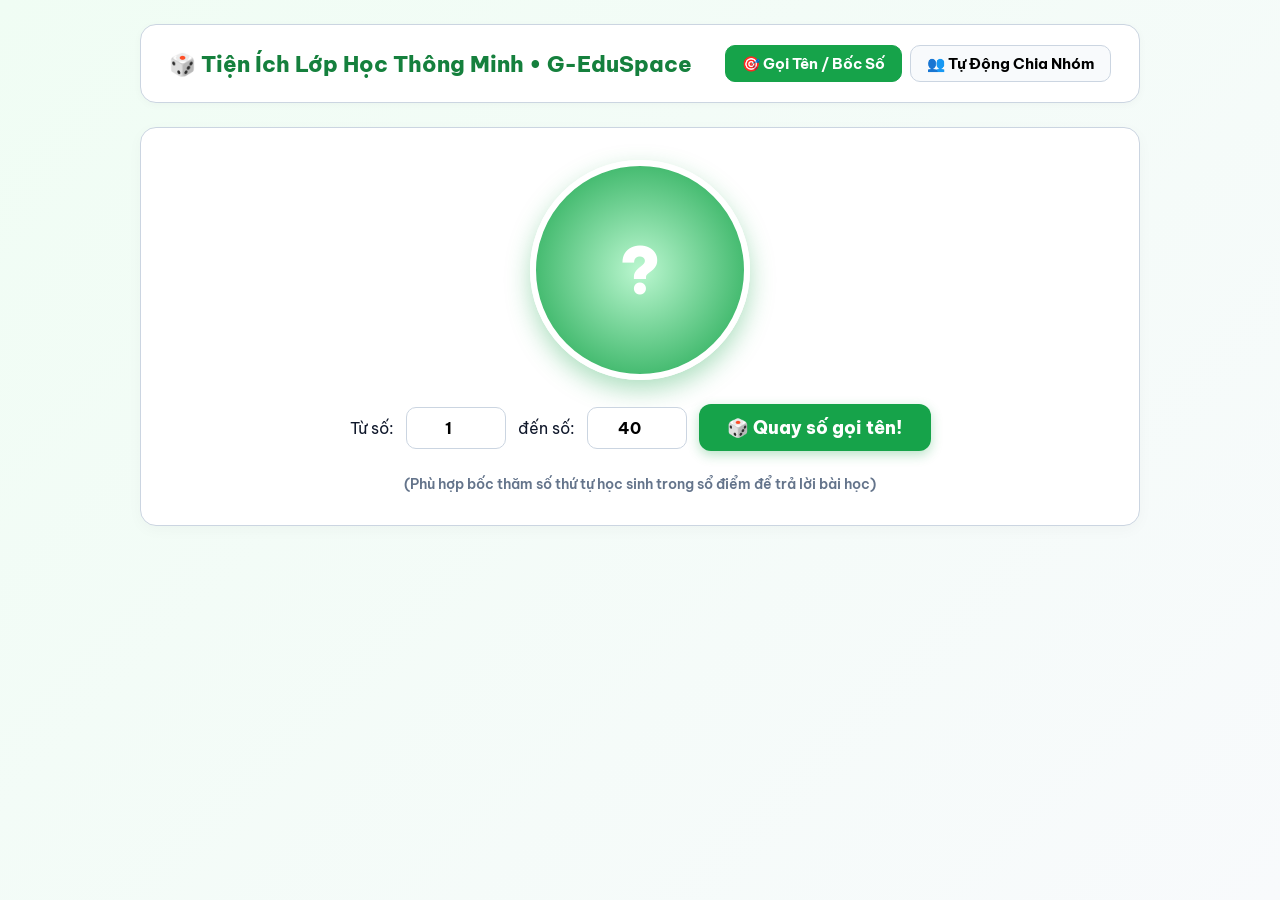
<file: apps/tien-ich-lop-hoc/index.html>
<!DOCTYPE html>
<html lang="vi">
<head>
  <meta charset="UTF-8">
  <meta name="viewport" content="width=device-width, initial-scale=1.0">
  <title>Vòng Xoay Gọi Tên & Chia Nhóm Học Tập • G-EduSpace</title>
  <link rel="preconnect" href="https://fonts.googleapis.com">
  <link rel="preconnect" href="https://fonts.gstatic.com" crossorigin>
  <link href="https://fonts.googleapis.com/css2?family=Be+Vietnam+Pro:wght@400;500;600;700;800;900&display=swap" rel="stylesheet">
  <style>
    :root {
      --primary: #16a34a;
      --primary-hover: #15803d;
      --primary-light: #dcfce7;
      --border-color: #cbd5e1;
      --text-main: #0f172a;
      --text-muted: #64748b;
      --font-family: 'Be Vietnam Pro', system-ui, sans-serif;
    }
    * { box-sizing: border-box; margin: 0; padding: 0; }
    body {
      font-family: var(--font-family);
      background: linear-gradient(135deg, #f0fdf4 0%, #f8fafc 100%);
      color: var(--text-main);
      min-height: 100vh;
      padding: 1.5rem;
      display: flex;
      flex-direction: column;
      align-items: center;
    }
    .container {
      width: 100%;
      max-width: 1000px;
      display: flex;
      flex-direction: column;
      gap: 1.5rem;
    }
    .header {
      background: white;
      border: 1px solid var(--border-color);
      border-radius: 16px;
      padding: 1.25rem 1.75rem;
      display: flex;
      justify-content: space-between;
      align-items: center;
      box-shadow: 0 2px 8px rgba(0,0,0,0.03);
    }
    .header h1 {
      font-size: 1.35rem;
      font-weight: 800;
      color: #15803d;
    }
    .tabs-nav {
      display: flex;
      gap: 8px;
    }
    .tab-nav-btn {
      background: #f8fafc;
      border: 1px solid var(--border-color);
      padding: 8px 16px;
      border-radius: 10px;
      font-family: inherit;
      font-size: 0.92rem;
      font-weight: 700;
      cursor: pointer;
    }
    .tab-nav-btn.active {
      background: var(--primary);
      color: white;
      border-color: var(--primary);
    }
    .panel {
      background: white;
      border: 1px solid var(--border-color);
      border-radius: 16px;
      padding: 2rem;
      box-shadow: 0 4px 15px rgba(0,0,0,0.03);
      display: flex;
      flex-direction: column;
      align-items: center;
      gap: 1.5rem;
    }
    /* VÒNG XOAY / CHỌN SỐ */
    .random-display {
      width: 220px;
      height: 220px;
      border-radius: 50%;
      background: radial-gradient(circle, #bbf7d0 0%, #16a34a 100%);
      display: flex;
      align-items: center;
      justify-content: center;
      color: white;
      font-size: 64px;
      font-weight: 900;
      box-shadow: 0 10px 25px rgba(22, 163, 74, 0.35);
      border: 6px solid #ffffff;
      transition: transform 0.1s;
    }
    .controls {
      display: flex;
      gap: 12px;
      align-items: center;
      flex-wrap: wrap;
      justify-content: center;
    }
    .inp-range {
      padding: 10px 14px;
      border: 1.5px solid var(--border-color);
      border-radius: 10px;
      font-size: 1rem;
      font-family: inherit;
      width: 100px;
      text-align: center;
      font-weight: 700;
    }
    .btn-spin {
      background: #16a34a;
      color: white;
      border: none;
      padding: 12px 28px;
      border-radius: 12px;
      font-size: 1.1rem;
      font-weight: 800;
      cursor: pointer;
      font-family: inherit;
      box-shadow: 0 4px 12px rgba(22, 163, 74, 0.3);
      transition: all 0.2s;
    }
    .btn-spin:hover {
      background: #15803d;
      transform: translateY(-2px);
    }
    /* CHIA NHÓM */
    .groups-result {
      display: grid;
      grid-template-columns: repeat(auto-fit, minmax(200px, 1fr));
      gap: 1rem;
      width: 100%;
    }
    .group-box {
      background: #f8fafc;
      border: 1px solid var(--border-color);
      border-radius: 12px;
      padding: 1rem;
    }
    .group-title {
      font-size: 1rem;
      font-weight: 800;
      color: #15803d;
      margin-bottom: 0.5rem;
      border-bottom: 2px solid #bbf7d0;
      padding-bottom: 4px;
    }
    .group-members {
      font-size: 0.95rem;
      line-height: 1.6;
      font-weight: 600;
      color: var(--text-main);
    }
  </style>
</head>
<body>
  <div class="container">
    <header class="header">
      <h1>🎲 Tiện Ích Lớp Học Thông Minh • G-EduSpace</h1>
      <div class="tabs-nav">
        <button class="tab-nav-btn active" id="tabRandomBtn" onclick="switchTab('random')">🎯 Gọi Tên / Bốc Số</button>
        <button class="tab-nav-btn" id="tabGroupBtn" onclick="switchTab('groups')">👥 Tự Động Chia Nhóm</button>
      </div>
    </header>

    <!-- TAB 1: GỌI TÊN NGẪU NHIÊN -->
    <main class="panel" id="panelRandom">
      <div class="random-display" id="displayNum">?</div>
      <div class="controls">
        <span>Từ số:</span>
        <input type="number" id="inpMin" class="inp-range" value="1" min="1">
        <span>đến số:</span>
        <input type="number" id="inpMax" class="inp-range" value="40" min="1">
        <button class="btn-spin" id="btnSpin" onclick="spinNumber()">🎲 Quay số gọi tên!</button>
      </div>
      <p style="font-size: 0.9rem; color: var(--text-muted); font-weight: 600;">
        (Phù hợp bốc thăm số thứ tự học sinh trong sổ điểm để trả lời bài học)
      </p>
    </main>

    <!-- TAB 2: CHIA NHÓM TỰ ĐỘNG -->
    <main class="panel" id="panelGroups" style="display: none;">
      <div style="display: flex; gap: 14px; align-items: center; flex-wrap: wrap;">
        <label style="font-weight: 700;">Tổng số học sinh:</label>
        <input type="number" id="inpTotalStudents" class="inp-range" value="36" min="2">
        <label style="font-weight: 700;">Số lượng nhóm cần chia:</label>
        <input type="number" id="inpNumGroups" class="inp-range" value="4" min="2" max="10">
        <button class="btn-spin" onclick="generateGroups()">⚡ Chia nhóm ngay</button>
      </div>
      <div class="groups-result" id="groupsResult"></div>
    </main>
  </div>

  <script>
    function switchTab(type) {
      if (type === 'random') {
        document.getElementById('panelRandom').style.display = 'flex';
        document.getElementById('panelGroups').style.display = 'none';
        document.getElementById('tabRandomBtn').classList.add('active');
        document.getElementById('tabGroupBtn').classList.remove('active');
      } else {
        document.getElementById('panelRandom').style.display = 'none';
        document.getElementById('panelGroups').style.display = 'flex';
        document.getElementById('tabRandomBtn').classList.remove('active');
        document.getElementById('tabGroupBtn').classList.add('active');
      }
    }

    let isSpinning = false;
    function spinNumber() {
      if (isSpinning) return;
      isSpinning = true;
      const min = parseInt(document.getElementById('inpMin').value) || 1;
      const max = parseInt(document.getElementById('inpMax').value) || 40;
      const display = document.getElementById('displayNum');

      let counter = 0;
      const interval = setInterval(() => {
        const rand = Math.floor(Math.random() * (max - min + 1)) + min;
        display.textContent = rand;
        display.style.transform = `scale(${1 + Math.random() * 0.15})`;
        counter++;
        if (counter > 25) {
          clearInterval(interval);
          display.style.transform = 'scale(1)';
          isSpinning = false;
        }
      }, 60);
    }

    function generateGroups() {
      const total = parseInt(document.getElementById('inpTotalStudents').value) || 36;
      const numGroups = parseInt(document.getElementById('inpNumGroups').value) || 4;
      const result = document.getElementById('groupsResult');

      const students = Array.from({ length: total }, (_, i) => i + 1);
      // Shuffle
      for (let i = students.length - 1; i > 0; i--) {
        const j = Math.floor(Math.random() * (i + 1));
        [students[i], students[j]] = [students[j], students[i]];
      }

      const groups = Array.from({ length: numGroups }, () => []);
      students.forEach((st, idx) => {
        groups[idx % numGroups].push(st);
      });

      result.innerHTML = groups.map((grp, i) => `
        <div class="group-box">
          <div class="group-title">Nhóm ${i + 1} (${grp.length} học sinh)</div>
          <div class="group-members">Số: ${grp.sort((a,b)=>a-b).join(', ')}</div>
        </div>
      `).join('');
    }
  </script>
</body>
</html>
</file>
<file: css/style.css>
/* ==========================================================================
   G-EDUSPACE: PHONG CÁCH GIAO DIỆN CHUẨN SƯ PHẠM (BRIGHT THEME)
   Tối ưu hiển thị đa thiết bị: TV dạy học 55", Laptop 14", Máy tính bảng
   ========================================================================== */

:root {
  --primary: #0284c7;         /* Sky Blue */
  --primary-hover: #0369a1;
  --primary-light: #e0f2fe;
  --success: #16a34a;         /* Emerald Green */
  --success-light: #dcfce7;
  --warning: #f59e0b;         /* Amber */
  --warning-light: #fef3c7;
  --ai-purple: #7c3aed;       /* Modern AI Violet */
  --ai-light: #f3e8ff;
  --danger: #dc2626;
  --danger-light: #fee2e2;

  --bg-app: #f8fafc;
  --bg-surface: #ffffff;
  --bg-subtle: #f1f5f9;
  --border-color: #e2e8f0;
  --border-focus: #93c5fd;

  --text-main: #0f172a;        /* Slate 900 */
  --text-muted: #64748b;       /* Slate 500 */
  --text-soft: #94a3b8;

  --radius-sm: 8px;
  --radius-md: 14px;
  --radius-lg: 20px;
  --radius-full: 9999px;

  --shadow-sm: 0 1px 3px rgba(0, 0, 0, 0.05);
  --shadow-md: 0 4px 12px -2px rgba(15, 23, 42, 0.08);
  --shadow-lg: 0 12px 28px -4px rgba(15, 23, 42, 0.12);
  --shadow-glow: 0 0 25px rgba(2, 132, 199, 0.25);

  --font-family: 'Be Vietnam Pro', system-ui, -apple-system, Segoe UI, Roboto, sans-serif;
}

* {
  box-sizing: border-box;
  margin: 0;
  padding: 0;
}

body {
  font-family: var(--font-family);
  background: linear-gradient(180deg, #f0f7ff 0%, #f8fafc 250px, #f8fafc 100%);
  color: var(--text-main);
  min-height: 100vh;
  display: flex;
  flex-direction: column;
  -webkit-font-smoothing: antialiased;
}

/* ==========================================================================
   HEADER & THANH ĐIỀU HƯỚNG
   ========================================================================== */
.site-header {
  position: sticky;
  top: 0;
  z-index: 50;
  background: rgba(255, 255, 255, 0.92);
  backdrop-filter: blur(12px);
  -webkit-backdrop-filter: blur(12px);
  border-bottom: 1px solid var(--border-color);
  padding: 0.75rem 1.5rem;
  box-shadow: var(--shadow-sm);
}

.header-container {
  max-width: 1400px;
  margin: 0 auto;
  display: flex;
  justify-content: space-between;
  align-items: center;
  gap: 1rem;
}

.brand-wrapper {
  display: flex;
  align-items: center;
  gap: 0.85rem;
  text-decoration: none;
}

.brand-logo-icon {
  width: 44px;
  height: 44px;
  background: linear-gradient(135deg, var(--primary) 0%, #2563eb 100%);
  color: white;
  border-radius: var(--radius-md);
  display: flex;
  align-items: center;
  justify-content: center;
  box-shadow: 0 4px 10px rgba(2, 132, 199, 0.35);
  font-weight: 800;
  font-size: 1.35rem;
}

.brand-text h1 {
  font-size: 1.3rem;
  font-weight: 800;
  letter-spacing: -0.02em;
  color: var(--text-main);
  line-height: 1.2;
}

.brand-text span {
  color: var(--primary);
}

.brand-subtitle {
  font-size: 0.78rem;
  font-weight: 500;
  color: var(--text-muted);
}

.header-actions {
  display: flex;
  align-items: center;
  gap: 0.75rem;
}

.header-badge {
  display: inline-flex;
  align-items: center;
  gap: 0.4rem;
  background: var(--success-light);
  color: var(--success);
  font-size: 0.82rem;
  font-weight: 700;
  padding: 0.35rem 0.85rem;
  border-radius: var(--radius-full);
  border: 1px solid #bbf7d0;
}

.header-badge .pulse-dot {
  width: 8px;
  height: 8px;
  background: var(--success);
  border-radius: 50%;
  box-shadow: 0 0 0 0 rgba(22, 163, 74, 0.7);
  animation: pulseGreen 2s infinite;
}

@keyframes pulseGreen {
  0% { transform: scale(0.95); box-shadow: 0 0 0 0 rgba(22, 163, 74, 0.7); }
  70% { transform: scale(1); box-shadow: 0 0 0 8px rgba(22, 163, 74, 0); }
  100% { transform: scale(0.95); box-shadow: 0 0 0 0 rgba(22, 163, 74, 0); }
}

/* ==========================================================================
   HERO BANNER & BỘ LỌC TÌM KIẾM
   ========================================================================== */
.hero-section {
  max-width: 1400px;
  margin: 1.5rem auto 1rem;
  padding: 0 1.5rem;
  width: 100%;
}

.hero-card {
  background: radial-gradient(circle at 10% 20%, #e0f2fe 0%, #ffffff 70%);
  border: 1px solid #bae6fd;
  border-radius: var(--radius-lg);
  padding: 2rem 2.5rem;
  box-shadow: var(--shadow-sm);
  display: flex;
  flex-direction: column;
  gap: 1.25rem;
}

.hero-card-header {
  display: flex;
  justify-content: space-between;
  align-items: flex-start;
  flex-wrap: wrap;
  gap: 1rem;
}

.hero-card-header h2 {
  font-size: clamp(1.4rem, 2vw, 1.85rem);
  font-weight: 800;
  color: #0369a1;
  letter-spacing: -0.01em;
}

.hero-card-header p {
  color: var(--text-muted);
  font-size: 0.98rem;
  margin-top: 0.35rem;
  max-width: 780px;
  line-height: 1.55;
}

.hero-stats {
  display: flex;
  gap: 1rem;
}

.stat-item {
  background: white;
  border: 1px solid var(--border-color);
  padding: 0.5rem 1rem;
  border-radius: var(--radius-md);
  text-align: center;
  box-shadow: var(--shadow-sm);
}

.stat-number {
  font-size: 1.3rem;
  font-weight: 800;
  color: var(--primary);
  display: block;
}

.stat-label {
  font-size: 0.75rem;
  font-weight: 600;
  color: var(--text-muted);
  text-transform: uppercase;
}

/* Thanh tìm kiếm */
.search-filter-bar {
  display: flex;
  flex-direction: column;
  gap: 1rem;
  margin-top: 0.5rem;
}

.search-box-wrapper {
  position: relative;
  width: 100%;
}

.search-icon {
  position: absolute;
  left: 1.1rem;
  top: 50%;
  transform: translateY(-50%);
  color: var(--text-muted);
  pointer-events: none;
}

.search-input {
  width: 100%;
  padding: 0.85rem 1.1rem 0.85rem 3.1rem;
  font-size: 1rem;
  font-family: inherit;
  border: 2px solid var(--border-color);
  border-radius: var(--radius-md);
  background: white;
  color: var(--text-main);
  transition: all 0.2s ease;
  box-shadow: var(--shadow-sm);
}

.search-input:focus {
  outline: none;
  border-color: var(--primary);
  box-shadow: 0 0 0 4px var(--primary-light);
}

/* Bộ lọc danh mục (Category Pills) */
.category-tabs {
  display: flex;
  gap: 0.6rem;
  overflow-x: auto;
  padding-bottom: 0.25rem;
  scrollbar-width: none;
}

.category-tabs::-webkit-scrollbar {
  display: none;
}

.category-tab-btn {
  display: inline-flex;
  align-items: center;
  gap: 0.45rem;
  background: white;
  border: 1px solid var(--border-color);
  padding: 0.55rem 1.1rem;
  border-radius: var(--radius-full);
  font-size: 0.92rem;
  font-weight: 700;
  font-family: inherit;
  color: var(--text-muted);
  cursor: pointer;
  white-space: nowrap;
  transition: all 0.2s ease;
}

.category-tab-btn:hover {
  background: var(--bg-subtle);
  color: var(--text-main);
  border-color: #cbd5e1;
}

.category-tab-btn.active {
  background: var(--primary);
  color: white;
  border-color: var(--primary);
  box-shadow: 0 2px 8px rgba(2, 132, 199, 0.35);
}

.tab-badge {
  background: rgba(0, 0, 0, 0.08);
  font-size: 0.76rem;
  padding: 0.15rem 0.5rem;
  border-radius: var(--radius-full);
  font-weight: 800;
}

.category-tab-btn.active .tab-badge {
  background: rgba(255, 255, 255, 0.25);
  color: white;
}

/* ==========================================================================
   LƯỚI DANH SÁCH ỨNG DỤNG (APP GRID)
   ========================================================================== */
.main-content {
  max-width: 1400px;
  margin: 1rem auto 3rem;
  padding: 0 1.5rem;
  width: 100%;
  flex: 1;
}

.section-title-wrap {
  display: flex;
  justify-content: space-between;
  align-items: center;
  margin-bottom: 1.25rem;
}

.section-title {
  font-size: 1.25rem;
  font-weight: 800;
  color: var(--text-main);
  display: flex;
  align-items: center;
  gap: 0.5rem;
}

.apps-grid {
  display: grid;
  grid-template-columns: repeat(auto-fill, minmax(360px, 1fr));
  gap: 1.5rem;
}

/* Thẻ Card Ứng Dụng */
.app-card {
  background: white;
  border: 1px solid var(--border-color);
  border-radius: var(--radius-lg);
  padding: 1.5rem;
  display: flex;
  flex-direction: column;
  justify-content: space-between;
  box-shadow: var(--shadow-sm);
  transition: all 0.25s cubic-bezier(0.16, 1, 0.3, 1);
  position: relative;
  overflow: hidden;
}

.app-card:hover {
  transform: translateY(-4px);
  border-color: #93c5fd;
  box-shadow: var(--shadow-lg);
}

.app-card-top {
  display: flex;
  align-items: flex-start;
  gap: 1rem;
  margin-bottom: 1rem;
}

.app-icon-box {
  width: 56px;
  height: 56px;
  border-radius: var(--radius-md);
  display: flex;
  align-items: center;
  justify-content: center;
  flex-shrink: 0;
  box-shadow: var(--shadow-sm);
}

.app-icon-khtn {
  background: linear-gradient(135deg, #0284c7 0%, #0369a1 100%);
  color: white;
}

.app-icon-ai {
  background: linear-gradient(135deg, #7c3aed 0%, #6d28d9 100%);
  color: white;
}

.app-icon-tools {
  background: linear-gradient(135deg, #16a34a 0%, #15803d 100%);
  color: white;
}

.app-meta-header {
  flex: 1;
}

.app-badge-pill {
  display: inline-block;
  font-size: 0.72rem;
  font-weight: 800;
  text-transform: uppercase;
  padding: 0.2rem 0.6rem;
  border-radius: var(--radius-full);
  margin-bottom: 0.35rem;
}

.badge-primary { background: var(--primary-light); color: var(--primary); }
.badge-ai { background: var(--ai-light); color: var(--ai-purple); }
.badge-success { background: var(--success-light); color: var(--success); }

.app-title {
  font-size: 1.15rem;
  font-weight: 800;
  color: var(--text-main);
  line-height: 1.35;
  letter-spacing: -0.01em;
}

.app-desc {
  font-size: 0.92rem;
  color: var(--text-muted);
  line-height: 1.55;
  margin-bottom: 1.25rem;
  flex-grow: 1;
}

.app-tags {
  display: flex;
  flex-wrap: wrap;
  gap: 0.4rem;
  margin-bottom: 1.25rem;
}

.app-tag {
  background: var(--bg-subtle);
  color: var(--text-muted);
  font-size: 0.78rem;
  font-weight: 600;
  padding: 0.25rem 0.55rem;
  border-radius: var(--radius-sm);
}

.app-actions {
  display: flex;
  gap: 0.6rem;
  padding-top: 1rem;
  border-top: 1px solid var(--border-color);
}

.btn-launch {
  flex: 1;
  display: inline-flex;
  align-items: center;
  justify-content: center;
  gap: 0.5rem;
  background: var(--primary);
  color: white;
  text-decoration: none;
  font-weight: 700;
  font-size: 0.95rem;
  padding: 0.7rem 1.1rem;
  border-radius: var(--radius-md);
  border: none;
  cursor: pointer;
  transition: all 0.2s ease;
  box-shadow: 0 2px 6px rgba(2, 132, 199, 0.3);
}

.btn-launch:hover {
  background: var(--primary-hover);
  transform: translateY(-1px);
}

.btn-preview {
  display: inline-flex;
  align-items: center;
  justify-content: center;
  background: white;
  border: 1px solid var(--border-color);
  color: var(--text-muted);
  padding: 0.7rem 0.9rem;
  border-radius: var(--radius-md);
  cursor: pointer;
  transition: all 0.2s ease;
}

.btn-preview:hover {
  background: var(--bg-subtle);
  color: var(--text-main);
  border-color: #cbd5e1;
}

/* Empty State */
.empty-state {
  grid-column: 1 / -1;
  text-align: center;
  padding: 4rem 2rem;
  background: white;
  border-radius: var(--radius-lg);
  border: 2px dashed var(--border-color);
}

.empty-state h3 {
  font-size: 1.2rem;
  color: var(--text-main);
  margin-top: 1rem;
}

.empty-state p {
  color: var(--text-muted);
  margin-top: 0.4rem;
}

/* ==========================================================================
   MODAL XEM TRỰC TIẾP ỨNG DỤNG (APP VIEWER MODAL)
   ========================================================================== */
.app-modal {
  display: none;
  position: fixed;
  inset: 0;
  z-index: 100;
  background: rgba(15, 23, 42, 0.65);
  backdrop-filter: blur(6px);
  -webkit-backdrop-filter: blur(6px);
  align-items: center;
  justify-content: center;
  padding: 1.25rem;
}

.app-modal.active {
  display: flex;
}

.modal-container {
  background: white;
  width: 96vw;
  max-width: 1440px;
  height: 94vh;
  border-radius: var(--radius-lg);
  display: flex;
  flex-direction: column;
  overflow: hidden;
  box-shadow: 0 25px 50px -12px rgba(0, 0, 0, 0.25);
  border: 1px solid var(--border-color);
}

.modal-header {
  height: 52px;
  background: #f8fafc;
  border-bottom: 1px solid var(--border-color);
  display: flex;
  justify-content: space-between;
  align-items: center;
  padding: 0 1.25rem;
}

.modal-title-wrap {
  display: flex;
  align-items: center;
  gap: 0.75rem;
}

.modal-title {
  font-size: 1.05rem;
  font-weight: 800;
  color: var(--text-main);
}

.modal-actions {
  display: flex;
  align-items: center;
  gap: 0.5rem;
}

.modal-action-btn {
  background: white;
  border: 1px solid var(--border-color);
  padding: 0.4rem 0.75rem;
  border-radius: var(--radius-sm);
  font-size: 0.85rem;
  font-weight: 700;
  color: var(--text-muted);
  cursor: pointer;
  display: inline-flex;
  align-items: center;
  gap: 0.35rem;
  text-decoration: none;
  transition: all 0.15s ease;
}

.modal-action-btn:hover {
  background: var(--bg-subtle);
  color: var(--text-main);
}

.btn-close-modal {
  background: #fee2e2;
  border-color: #fecaca;
  color: var(--danger);
}

.btn-close-modal:hover {
  background: #fecaca;
  color: #b91c1c;
}

.modal-iframe-wrapper {
  flex: 1;
  width: 100%;
  background: white;
  position: relative;
}

.modal-iframe {
  width: 100%;
  height: 100%;
  border: none;
}

/* ==========================================================================
   FOOTER (CHÂN TRANG)
   ========================================================================== */
.site-footer {
  background: white;
  border-top: 1px solid var(--border-color);
  padding: 2rem 1.5rem;
  margin-top: auto;
}

.footer-container {
  max-width: 1400px;
  margin: 0 auto;
  display: flex;
  justify-content: space-between;
  align-items: center;
  flex-wrap: wrap;
  gap: 1rem;
}

.footer-left {
  display: flex;
  flex-direction: column;
  gap: 0.25rem;
}

.footer-brand {
  font-size: 1.05rem;
  font-weight: 800;
  color: var(--text-main);
}

.footer-desc {
  font-size: 0.85rem;
  color: var(--text-muted);
}

.footer-right {
  display: flex;
  align-items: center;
  gap: 1rem;
  font-size: 0.85rem;
  color: var(--text-muted);
}

/* ==========================================================================
   RESPONSIVE
   ========================================================================== */
@media (max-width: 768px) {
  .apps-grid {
    grid-template-columns: 1fr;
  }
  .hero-card {
    padding: 1.5rem;
  }
  .hero-stats {
    display: none;
  }
  .modal-container {
    width: 100vw;
    height: 100vh;
    border-radius: 0;
  }
}
</file>
